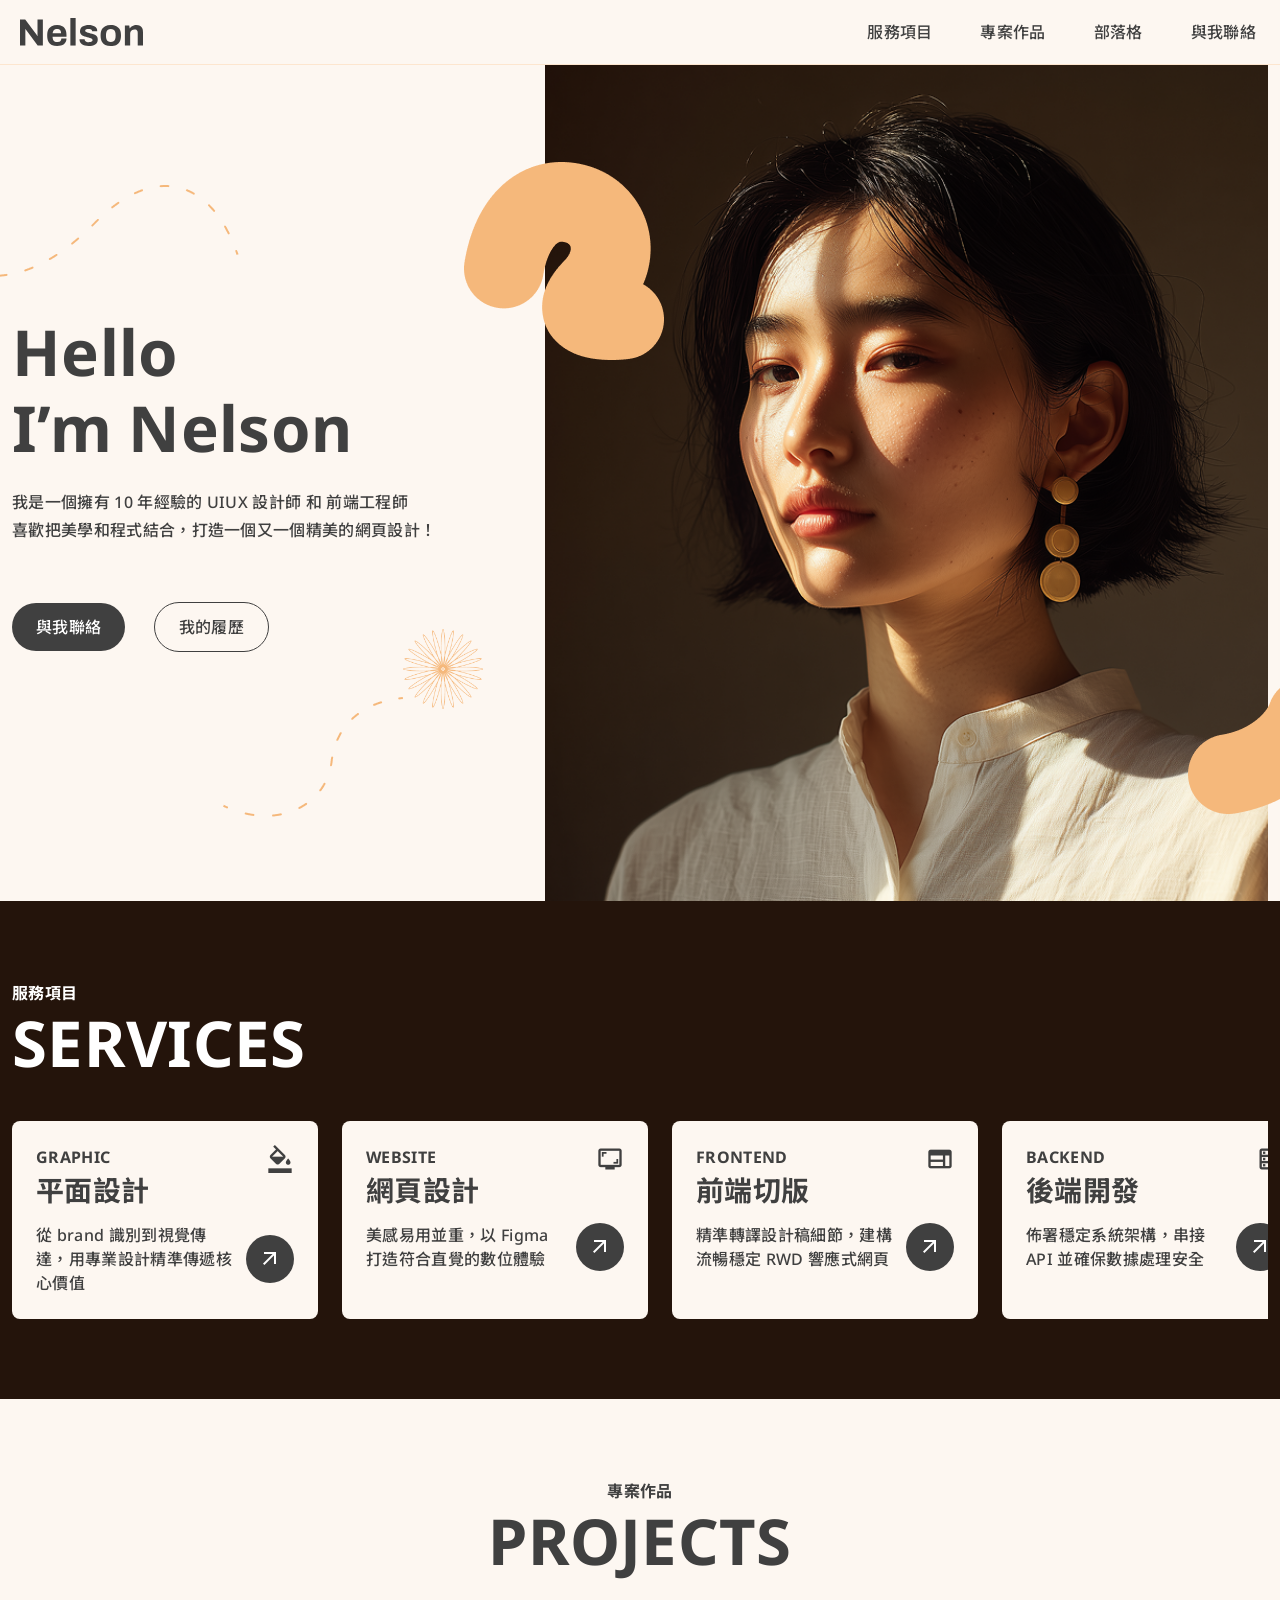
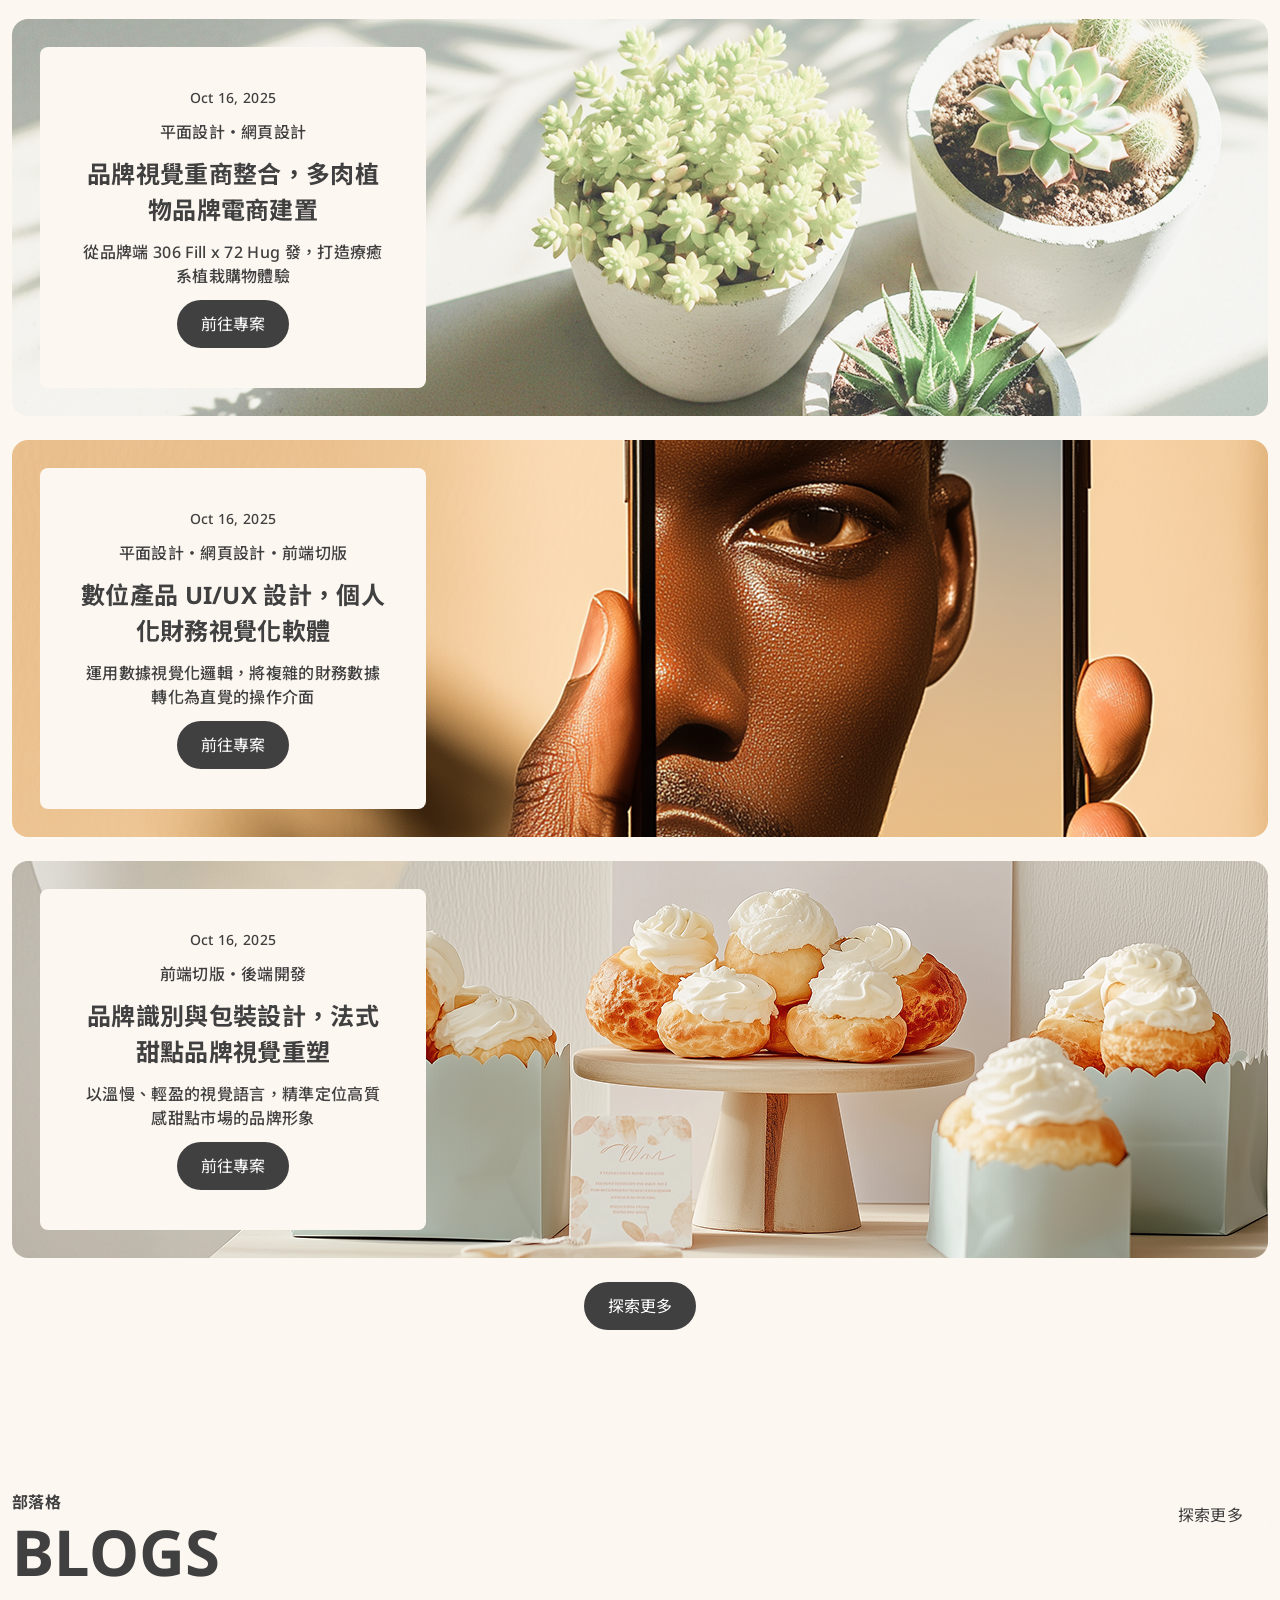
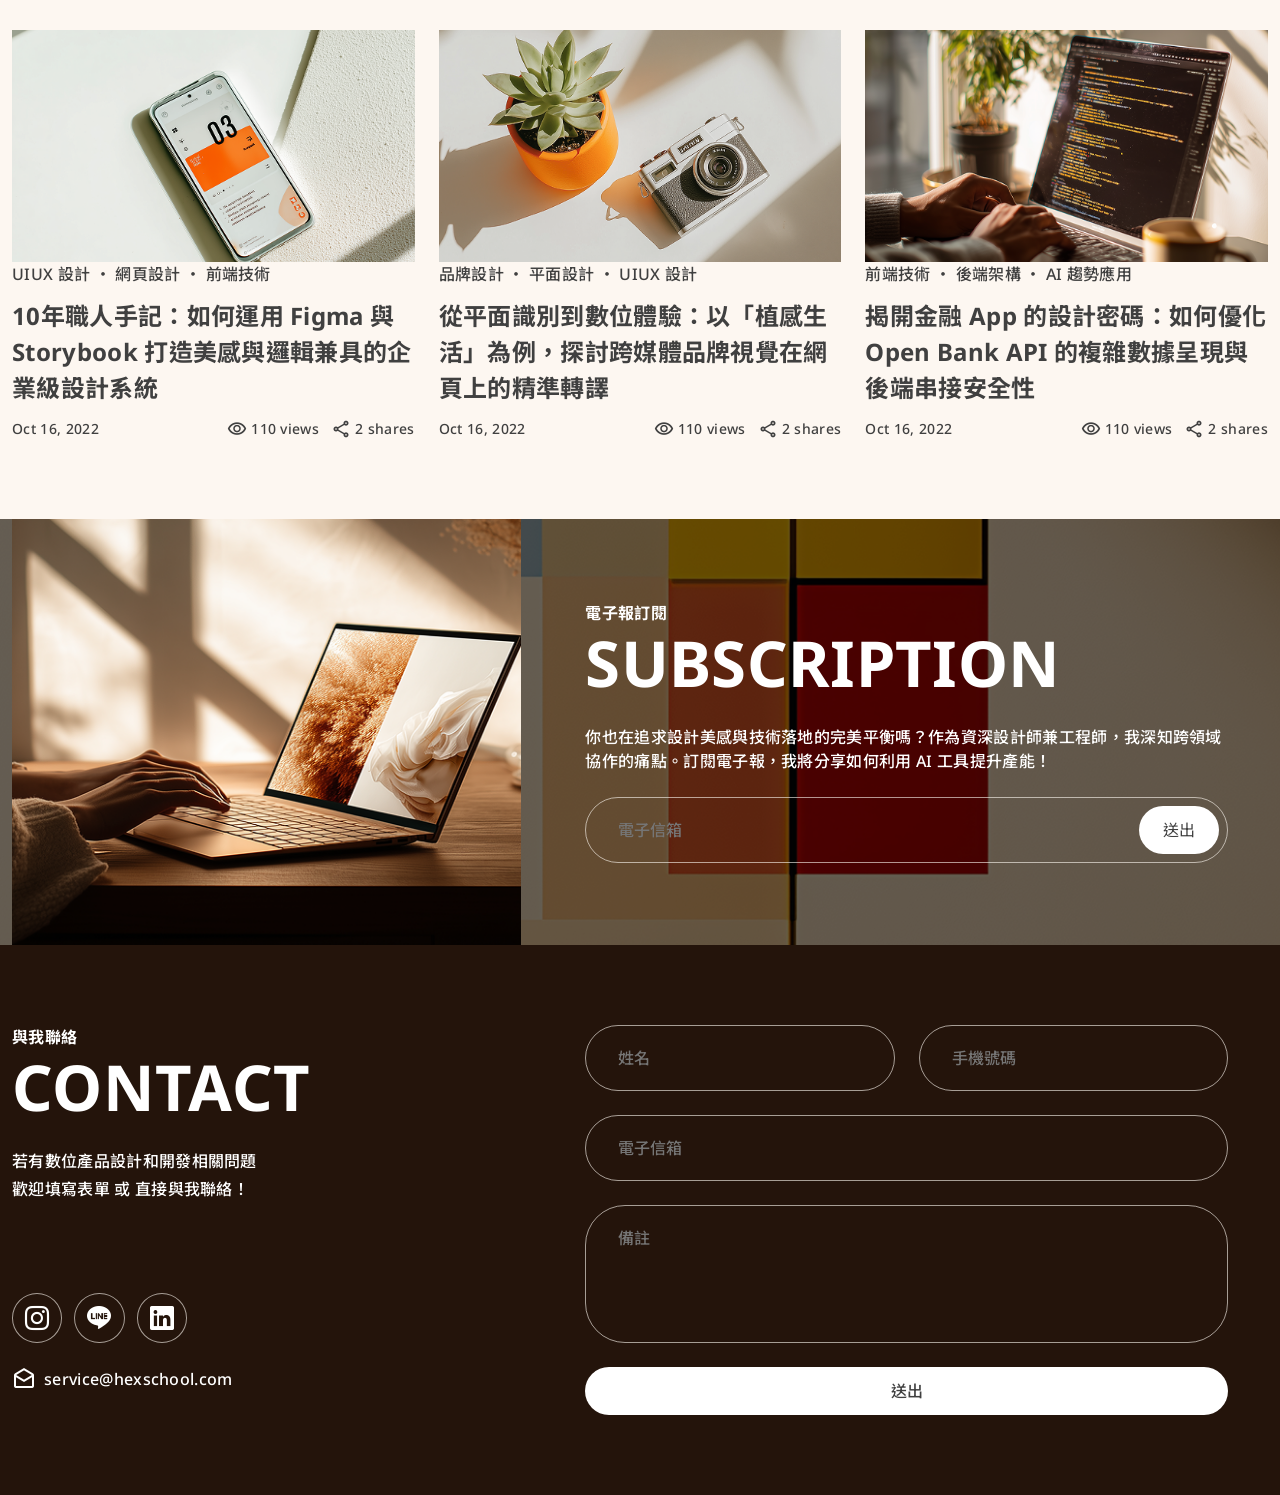
<file: index.html>
<!DOCTYPE html>
<html lang="zh-Hant">
<head>
  <meta charset="UTF-8">
  <meta name="viewport" content="width=device-width, initial-scale=1.0">
  <meta name="description" content="Nelson — UIUX 設計師與前端工程師，提供網頁視覺設計、RWD 切版與內容架構整理服務。">
  <title>Nelson | UIUX Designer & Frontend Developer</title>
  <link rel="preconnect" href="https://fonts.googleapis.com">
  <link rel="preconnect" href="https://fonts.gstatic.com" crossorigin>
  <!-- Material Symbols and Bootstrap Icons -->
  <link rel="stylesheet" href="https://fonts.googleapis.com/css2?family=Material+Symbols+Outlined:opsz,wght,FILL,GRAD@24,400,0,0" />
  <link rel="stylesheet" href="https://cdn.jsdelivr.net/npm/bootstrap-icons@1.13.1/font/bootstrap-icons.min.css" />
  <link rel="stylesheet" href="css/style.css">
</head>
<body>

  <!-- 遮罩元素 -->
  <div class="mask z-index-1"></div>

  <!-- 頁首區塊 -->
  <header class="sticky-top z-index-1">
    <nav class="main-nav">
      <div class="container">
        <div class="col-12">
          <div class="d-flex flex-wrap align-items-center">
            <!-- 網站標誌（logo） -->
            <a class="logo" href="index.html">
              <picture>
                <source srcset="images/device-mobile.svg" media="(max-width: 375px)" />
                <img src="images/device-pc.svg" alt="Nelson logo" />
              </picture>
            </a>

            <!-- 行動版選單按鈕（漢堡按鈕） -->
            <button class="btn-menu ml-auto" type="button" aria-label="切換選單">
              <span class="material-symbols-outlined">dehaze</span>
            </button>

            <!-- 主導覽選單 -->
            <ul class="nav-list label-md label-mobile-sm d-flex gap-24 ml-auto gap-md-12">
              <li><a class="nav-link" href="#service">服務項目</a></li>
              <li><a class="nav-link" href="#project">專案作品</a></li>
              <li><a class="nav-link" href="blog.html">部落格</a></li>
              <li><a class="nav-link" href="#contact">與我聯絡</a></li>
            </ul>
          </div>
        </div>
      </div>
    </nav>
  </header>

  <!-- Hero 區塊 -->
  <section class="hero">
    <div class="container h-full">
      <div class="d-flex flex-md-col align-items-center h-full relative">
        <div class="col-5 order-md-2 col-md-12 text-neutral-700">
          <!-- 主要標題 -->
          <h1 class="heading-xxxl mb-24 mb-md-12">
            Hello<br />
            I’m Nelson
          </h1>

          <!-- 內文 -->
          <p class="paragraph-md paragraph-mobile-sm pb-4">
            我是一個擁有 10 年經驗的 UIUX 設計師 和 前端工程師
          </p>
          <p class="paragraph-md paragraph-mobile-sm mb-60 mb-md-32">
            喜歡把美學和程式結合，打造一個又一個精美的網頁設計！
          </p>

          <!-- 按鈕群組 -->
          <div class="label-md label-mobile-sm pb-md-24">
            <a class="btn bg-neutral-700 text-neutral-0 mr-24 mr-md-12" href="#contact">
              與我聯絡
            </a>
            <a class="btn resume" href="#">我的履歷</a>
          </div>
        </div>
        <div class="col-7 order-md-1 col-md-12 h-full relative ml-auto mb-md-24 min-h-0">
          <img class="object-fit-cover" src="images/index_person.png" alt="形象照" />
          <img class="decorate-1" src="images/index_decora_1.png" alt="" />
          <img class="decorate-2" src="images/index_decora_2.png" alt="" />
        </div>

        <!-- 裝飾圖片 -->

        <!-- 左下方小花 -->
        <img class="decorate-3 w-80 h-80 flower-left-bottom" src="images/index_decora_3.png" alt="" />
        <!-- 左下方小花旁的線條 -->
        <img class="decorate-5" src="images/index_decora_5.png" alt="" />

        <!-- 左上方小花旁的線條 -->
        <img class="decorate-4" src="images/index_decora_4.png" alt="" />

        <!-- 左上方小花 -->
        <img class="decorate-3 flower-left-top" src="images/index_decora_3.png" alt="" />

        <!-- 右上方小花 -->
        <img class="decorate-3 flower-right-center" src="images/index_decora_3.png" alt="" />

        <!-- 手機版使用線條 -->
        <img class="decorate-6" src="images/index_decora_6.png" alt="" />
      </div>
    </div>
  </section>

  <!-- Service 區塊 -->
  <section class="services bg-primary-900 py-80 py-md-40" id="service">
    <div class="container">
      <div class="text-neutral-0 mb-40 mb-md-24">
        <h2>
          <span class="d-block heading-xxxs heading-mobile-xxxxs">服務項目</span>
          <span class="d-block heading-xxxl">SERVICES</span>
        </h2>
      </div>
      <ul class="card-list hide-scrollbar text-neutral-700 d-flex gap-24 overflow-x-auto">
        <li class="col-3 card bg-primary-50 p-24 p-md-12">
          <div class="d-flex mb-12 mb-md-8">
            <div>
              <p class="heading-xxxs heading-mobile-xxxxs">GRAPHIC</p>
              <h3 class="heading-md heading-mobile-sm">平面設計</h3>
            </div>
            <span class="text-28 text-md-24 material-symbols-outlined ml-auto">format_color_fill</span>
          </div>
          <div class="d-flex align-items-center">
            <p class="paragraph-md paragraph-mobile-sm mr-12 mr-md-8">
              從 brand 識別到視覺傳達，用專業設計精準傳遞核心價值
            </p>
            <span class="text-24 text-md-20 material-symbols-outlined ml-auto p-12 bg-neutral-700 text-neutral-0 rounded-circle">arrow_outward</span>
          </div>
        </li>
        <li class="col-3 card bg-primary-50 p-24 p-md-12">
          <div class="d-flex mb-12 mb-md-8">
            <div>
              <p class="heading-xxxs heading-mobile-xxxxs">WEBSITE</p>
              <h3 class="heading-md heading-mobile-sm">網頁設計</h3>
            </div>
            <span class="text-28 text-md-24 material-symbols-outlined ml-auto">screenshot_monitor</span>
          </div>
          <div class="d-flex align-items-center">
            <p class="paragraph-md paragraph-mobile-sm paragraph-mobile-sm mr-12 mr-md-8">
              美感易用並重，以 Figma 打造符合直覺的數位體驗
            </p>
            <span class="text-24 text-md-20 material-symbols-outlined ml-auto p-12 bg-neutral-700 text-neutral-0 rounded-circle">arrow_outward</span>
          </div>
        </li>
        <li class="col-3 card bg-primary-50 p-24 p-md-12">
          <div class="d-flex mb-12 mb-md-8">
            <div>
              <p class="heading-xxxs heading-mobile-xxxxs">FRONTEND</p>
              <h3 class="heading-md heading-mobile-sm">前端切版</h3>
            </div>
            <span class="text-28 text-md-24 material-symbols-outlined ml-auto">web</span>
          </div>
          <div class="d-flex align-items-center">
            <p class="paragraph-md paragraph-mobile-sm mr-12 mr-md-8">
              精準轉譯設計稿細節，建構流暢穩定 RWD 響應式網頁
            </p>
            <span class="text-24 text-md-20 material-symbols-outlined ml-auto p-12 bg-neutral-700 text-neutral-0 rounded-circle">arrow_outward</span>
          </div>
        </li>
        <li class="col-3 card bg-primary-50 p-24 p-md-12">
          <div class="d-flex mb-12 mb-md-8">
            <div>
              <p class="heading-xxxs heading-mobile-xxxxs">BACKEND</p>
              <h3 class="heading-md heading-mobile-sm">後端開發</h3>
            </div>
            <span class="text-28 text-md-24 material-symbols-outlined ml-auto">data_table</span>
          </div>
          <div class="d-flex align-items-center">
            <p class="paragraph-md paragraph-mobile-sm mr-12 mr-md-8">
              佈署穩定系統架構，串接 API 並確保數據處理安全
            </p>
            <span class="text-24 text-md-20 material-symbols-outlined ml-auto p-12 bg-neutral-700 text-neutral-0 rounded-circle">arrow_outward</span>
          </div>
        </li>
      </ul>
    </div>
  </section>

  <!-- Projects 區塊 -->
  <section class="projects bg-primary-50 py-80 py-md-40" id="project">
    <div class="container">
      <!-- 標題 -->
      <div class="text-neutral-700 mb-40 mb-md-24 text-center">
        <h2>
          <span class="d-block heading-xxxs heading-mobile-xxxxs">專案作品</span>
          <span class="d-block heading-xxxl">PROJECTS</span>
        </h2>
      </div>
      <!-- 產品卡片清單 -->
      <ul>
        <li class="project-card bg-cover-center bg-primary-50 text-neutral-700 text-center py-28 pl-28 px-md-16 pb-md-16 mb-24">
          <div class="project-content bg-primary-50 p-40 p-md-24">
            <time class="paragraph-sm paragraph-mobile-xs mb-12 d-block" datetime="2025-10-16">Oct 16, 2025</time>
            <p class="paragraph-md paragraph-mobile-sm mb-12">
              平面設計・網頁設計
            </p>
            <h3 class="heading-sm heading-mobile-xs mb-12">
              品牌視覺重商整合，多肉植物品牌電商建置
            </h3>
            <p class="paragraph-md paragraph-mobile-sm mb-12">
              從品牌端 306 Fill x 72 Hug 發，打造療癒系植栽購物體驗
            </p>
            <button class="btn-reset rounded-full text-neutral-0 lable-md lable-mobile-sm px-24 py-12 bg-neutral-700" type="button">
              前往專案
            </button>
          </div>
        </li>
        <li class="project-card bg-cover-center bg-primary-50 text-neutral-700 text-center py-28 pl-28 px-md-16 pb-md-16 mb-24">
          <div class="project-content bg-primary-50 p-40 p-md-24">
            <time class="paragraph-sm paragraph-mobile-xs mb-12 d-block" datetime="2025-10-16">Oct 16, 2025</time>
            <p class="paragraph-md paragraph-mobile-sm mb-12">
              平面設計・網頁設計・前端切版
            </p>
            <h3 class="heading-sm heading-mobile-xs mb-12">
              數位產品 UI/UX 設計，個人化財務視覺化軟體
            </h3>
            <p class="paragraph-md paragraph-mobile-sm mb-12">
              運用數據視覺化邏輯，將複雜的財務數據轉化為直覺的操作介面
            </p>
            <button class="btn-reset rounded-full text-neutral-0 lable-md lable-mobile-sm px-24 py-12 bg-neutral-700" type="button">
              前往專案
            </button>
          </div>
        </li>
        <li class="project-card bg-cover-center bg-primary-50 text-neutral-700 text-center py-28 pl-28 px-md-16 pb-md-16 mb-24">
          <div class="project-content bg-primary-50 p-40 p-md-24">
            <time class="paragraph-sm paragraph-mobile-xs mb-12 d-block" datetime="2025-10-16">Oct 16, 2025</time>
            <p class="paragraph-md paragraph-mobile-sm mb-12">
              前端切版・後端開發
            </p>
            <h3 class="heading-sm heading-mobile-xs mb-12">
              品牌識別與包裝設計，法式甜點品牌視覺重塑
            </h3>
            <p class="paragraph-md paragraph-mobile-sm mb-12">
              以溫慢、輕盈的視覺語言，精準定位高質感甜點市場的品牌形象
            </p>
            <button class="btn-reset rounded-full text-neutral-0 lable-md lable-mobile-sm px-24 py-12 bg-neutral-700" type="button">
              前往專案
            </button>
          </div>
        </li>
      </ul>
      <!-- 探索更多按鈕 -->
      <button class="btn-reset rounded-full text-neutral-0 lable-md px-24 py-12 bg-neutral-700 d-block m-auto" type="button">
        探索更多
      </button>
    </div>
  </section>

  <!-- Blogs 區塊 -->
  <section class="blogs bg-primary-50 py-80 py-md-40" id="blog">
    <div class="container">
      <!-- 標題 -->
      <div class="text-neutral-700 mb-40 mb-md-24 d-flex align-items-start">
        <h2>
          <span class="d-block heading-xxxs heading-mobile-xxxxs">部落格</span>
          <span class="d-block heading-xxxl">BLOGS</span>
        </h2>
        <a href="blog.html" class="btn-reset btn-outline lable-md rounded-full px-24 py-12 ml-auto d-inline-block">
          探索更多
        </a>
      </div>
      <!-- 部落格文章清單 -->
      <ul class="d-flex gap-24 text-neutral-700 overflow-x-auto hide-scrollbar">
        <li class="col-4 blog-card">
          <div>
            <img src="images/blog_2.png" alt="Figma & Storybook" />
          </div>
          <div>
            <p class="paragraph-md mb-12 mb-md-8 paragraph-mobile-sm">
              <span>UIUX 設計</span>
              <span>・</span>
              <span>網頁設計</span>
              <span>・</span>
              <span>前端技術</span>
            </p>
            <h3 class="heading-sm mb-12 mb-md-8 heading-mobile-xs">
              10年職人手記：如何運用 Figma 與 Storybook 打造美感與邏輯兼具的企業級設計系統
            </h3>
            <div class="paragraph-sm d-flex paragraph-mobile-xs">
              <time datetime="2022-10-16">
                <span class="d-mb-block">Oct 16,</span>
                <span class="d-mb-block">2022</span>
              </time>
              <div class="d-flex ml-auto gap-12">
                <div class="d-flex align-items-center">
                  <span class="material-symbols-outlined mr-4">visibility</span>
                  <span>110 views</span>
                </div>
                <div class="d-flex align-items-center">
                  <span class="material-symbols-outlined mr-4">share</span>
                  <span>2 shares</span>
                </div>
              </div>
            </div>
          </div>
        </li>
        <li class="col-4 blog-card">
          <div>
            <img src="images/blog_3.png" alt="跨媒體品牌視覺" />
          </div>
          <div>
            <p class="paragraph-md mb-12 mb-md-8 paragraph-mobile-sm">
              <span>品牌設計</span>
              <span>・</span>
              <span>平面設計</span>
              <span>・</span>
              <span>UIUX 設計</span>
            </p>
            <h3 class="heading-sm mb-12 mb-md-8 heading-mobile-xs">
              從平面識別到數位體驗：以「植感生活」為例，探討跨媒體品牌視覺在網頁上的精準轉譯
            </h3>
            <div class="paragraph-sm d-flex paragraph-mobile-xs">
              <time datetime="2022-10-16">
                <span class="d-mb-block">Oct 16,</span>
                <span class="d-mb-block">2022</span>
              </time>
              <div class="d-flex ml-auto gap-12">
                <div class="d-flex align-items-center">
                  <span class="material-symbols-outlined mr-4">visibility</span>
                  <span>110 views</span>
                </div>
                <div class="d-flex align-items-center">
                  <span class="material-symbols-outlined mr-4">share</span>
                  <span>2 shares</span>
                </div>
              </div>
            </div>
          </div>
        </li>
        <li class="col-4 blog-card">
          <div>
            <img src="images/blog_5.png" alt="金融 App 的設計密碼" />
          </div>
          <div>
            <p class="paragraph-md mb-12 mb-md-8 paragraph-mobile-sm">
              <span>前端技術</span>
              <span>・</span>
              <span>後端架構</span>
              <span>・</span>
              <span>AI 趨勢應用</span>
            </p>
            <h3 class="heading-sm mb-12 mb-md-8 heading-mobile-xs">
              揭開金融 App 的設計密碼：如何優化 Open Bank API 的複雜數據呈現與後端串接安全性
            </h3>
            <div class="paragraph-sm d-flex paragraph-mobile-xs">
              <time datetime="2022-10-16">
                <span class="d-mb-block">Oct 16,</span>
                <span class="d-mb-block">2022</span>
              </time>
              <div class="d-flex ml-auto gap-12">
                <div class="d-flex align-items-center">
                  <span class="material-symbols-outlined mr-4">visibility</span>
                  <span>110 views</span>
                </div>
                <div class="d-flex align-items-center">
                  <span class="material-symbols-outlined mr-4">share</span>
                  <span>2 shares</span>
                </div>
              </div>
            </div>
          </div>
        </li>
      </ul>
    </div>
  </section>

  <!-- Subscription 區塊 -->
  <section class="subscriptions bg-primary-50">
    <div class="container relative">
      <div class="d-flex gap-24 flex-md-col gap-md-0 mx-md--12">
        <div class="col-5 col-md-12">
          <img class="object-fit-cover" src="images/subscription.png" alt="電子報訂閱" />
        </div>
        <div class="col-7 col-md-12">
          <div class="text-neutral-0 px-40 py-md-40 px-md-12 h-full d-flex flex-col justify-content-center py-80 py-md-40">
            <!-- 標題 -->
            <h2 class="mb-24 mb-md-12">
              <span class="d-block heading-xxxs heading-mobile-xxxxs">電子報訂閱</span>
              <span class="d-block heading-xxxl">SUBSCRIPTION</span>
            </h2>
            <!-- 內文 -->
            <p class="paragraph-md mb-24 paragraph-mobile-sm">
              你也在追求設計美感與技術落地的完美平衡嗎？作為資深設計師兼工程師，我深知跨領域協作的痛點。訂閱電子報，我將分享如何利用 AI 工具提升產能！
            </p>
            <!-- 輸入框 -->
            <form class="d-flex rounded-40 btn-outline p-8" onsubmit="return false;">
              <input class="paragraph-md py-12 pl-24 text-neutral-0 bg-transparent border-0 focus-outline-0 flex-1 paragraph-mobile-sm" type="email" placeholder="電子信箱" required />
              <button type="submit" class="label-md btn-reset py-12 px-24 bg-neutral-0 rounded-full text-neutral-700 label-mobile-sm">
                送出
              </button>
            </form>
          </div>
        </div>
      </div>
    </div>
  </section>

  <!-- 頁尾區域 -->
  <footer class="bg-primary-900 py-80 py-md-40" id="contact">
    <div class="container">
      <div class="d-flex gap-24 text-neutral-0 flex-md-col">
        <div class="col-5 col-md-12">
          <!-- 標題 -->
          <h2 class="mb-24 mb-md-12">
            <span class="d-block heading-xxxs heading-mobile-xxxxs">與我聯絡</span>
            <span class="d-block heading-xxxl">CONTACT</span>
          </h2>

          <!-- 內文 -->
          <p class="paragraph-md paragraph-mobile-sm mb-92 mb-md-24">
            <span class="d-block mb-4 mb-md-0">若有數位產品設計和開發相關問題</span>
            <span class="d-block">歡迎填寫表單 或 直接與我聯絡！</span>
          </p>
          <!-- social icon -->
          <div class="d-flex line-height-1 text-24 mb-24 gap-12 d-md-none">
            <a href="#" aria-label="Instagram" class="bi bi-instagram p-12 btn-outline rounded-circle"></a>
            <a href="#" aria-label="Line" class="bi bi-line p-12 btn-outline rounded-circle"></a>
            <a href="#" aria-label="LinkedIn" class="bi bi-linkedin p-12 btn-outline rounded-circle"></a>
          </div>

          <!-- 信箱資訊 -->
          <div class="d-flex d-md-none gap-8">
            <span class="material-symbols-outlined text-24">drafts</span>
            <p class="paragraph-md">service@hexschool.com</p>
          </div>
        </div>
        <div class="col-7 col-md-12">
          <form class="paragraph-md paragraph-mobile-sm text-neutral-0 d-flex flex-wrap px-40 px-md-12 gap-24 gap-md-12" onsubmit="return false;">
            <input class="py-20 py-md-16 pl-32 pl-md-20 btn-outline rounded-40 rounded-md-32 focus-outline-0 bg-transparent contact-input-half w-md-full" type="text" placeholder="姓名" required />
            <input class="py-20 py-md-16 pl-32 pl-md-20 btn-outline rounded-40 rounded-md-32 focus-outline-0 bg-transparent contact-input-half" type="tel" placeholder="手機號碼" required />
            <input class="py-20 py-md-16 pl-32 pl-md-20 btn-outline rounded-40 rounded-md-32 focus-outline-0 bg-transparent w-full" type="email" placeholder="電子信箱" required />
            <textarea placeholder="備註" rows="4" class="py-20 py-md-16 pl-32 pl-md-20 btn-outline rounded-40 rounded-md-32 focus-outline-0 bg-transparent w-full"></textarea>
            <button type="submit" class="btn-reset bg-neutral-0 text-neutral-700 py-12 w-full rounded-full">
              送出
            </button>
          </form>
        </div>
        <!-- 手機版使用 -->
        <div class="col-md-12 d-none d-md-block">
          <!-- social icon -->
          <div class="d-flex line-height-1 text-24 text-md-20 mb-24 mb-md-12 gap-12">
            <a href="#" aria-label="Instagram" class="bi bi-instagram p-12 btn-outline rounded-circle"></a>
            <a href="#" aria-label="Line" class="bi bi-line p-12 btn-outline rounded-circle"></a>
            <a href="#" aria-label="LinkedIn" class="bi bi-linkedin p-12 btn-outline rounded-circle"></a>
          </div>

          <!-- 信箱資訊 -->
          <div class="d-flex gap-8">
            <span class="material-symbols-outlined text-24 text-md-20">drafts</span>
            <p class="paragraph-md paragraph-mobile-sm">
              service@hexschool.com
            </p>
          </div>
        </div>
      </div>
    </div>
  </footer>

  <!-- JavaScript for Hamburger Menu -->
  <script>
    document.addEventListener('DOMContentLoaded', () => {
      const btnMenu = document.querySelector('.btn-menu');
      const navList = document.querySelector('.nav-list');
      const mask = document.querySelector('.mask');
      const navLinks = document.querySelectorAll('.nav-link');

      function toggleMenu() {
        navList.classList.toggle('active');
        document.body.classList.toggle('menu-open');
      }

      function closeMenu() {
        navList.classList.remove('active');
        document.body.classList.remove('menu-open');
      }

      if (btnMenu) {
        btnMenu.addEventListener('click', toggleMenu);
      }

      if (mask) {
        mask.addEventListener('click', closeMenu);
      }

      navLinks.forEach(link => {
        link.addEventListener('click', closeMenu);
      });
    });
  </script>
</body>
</html>
</file>
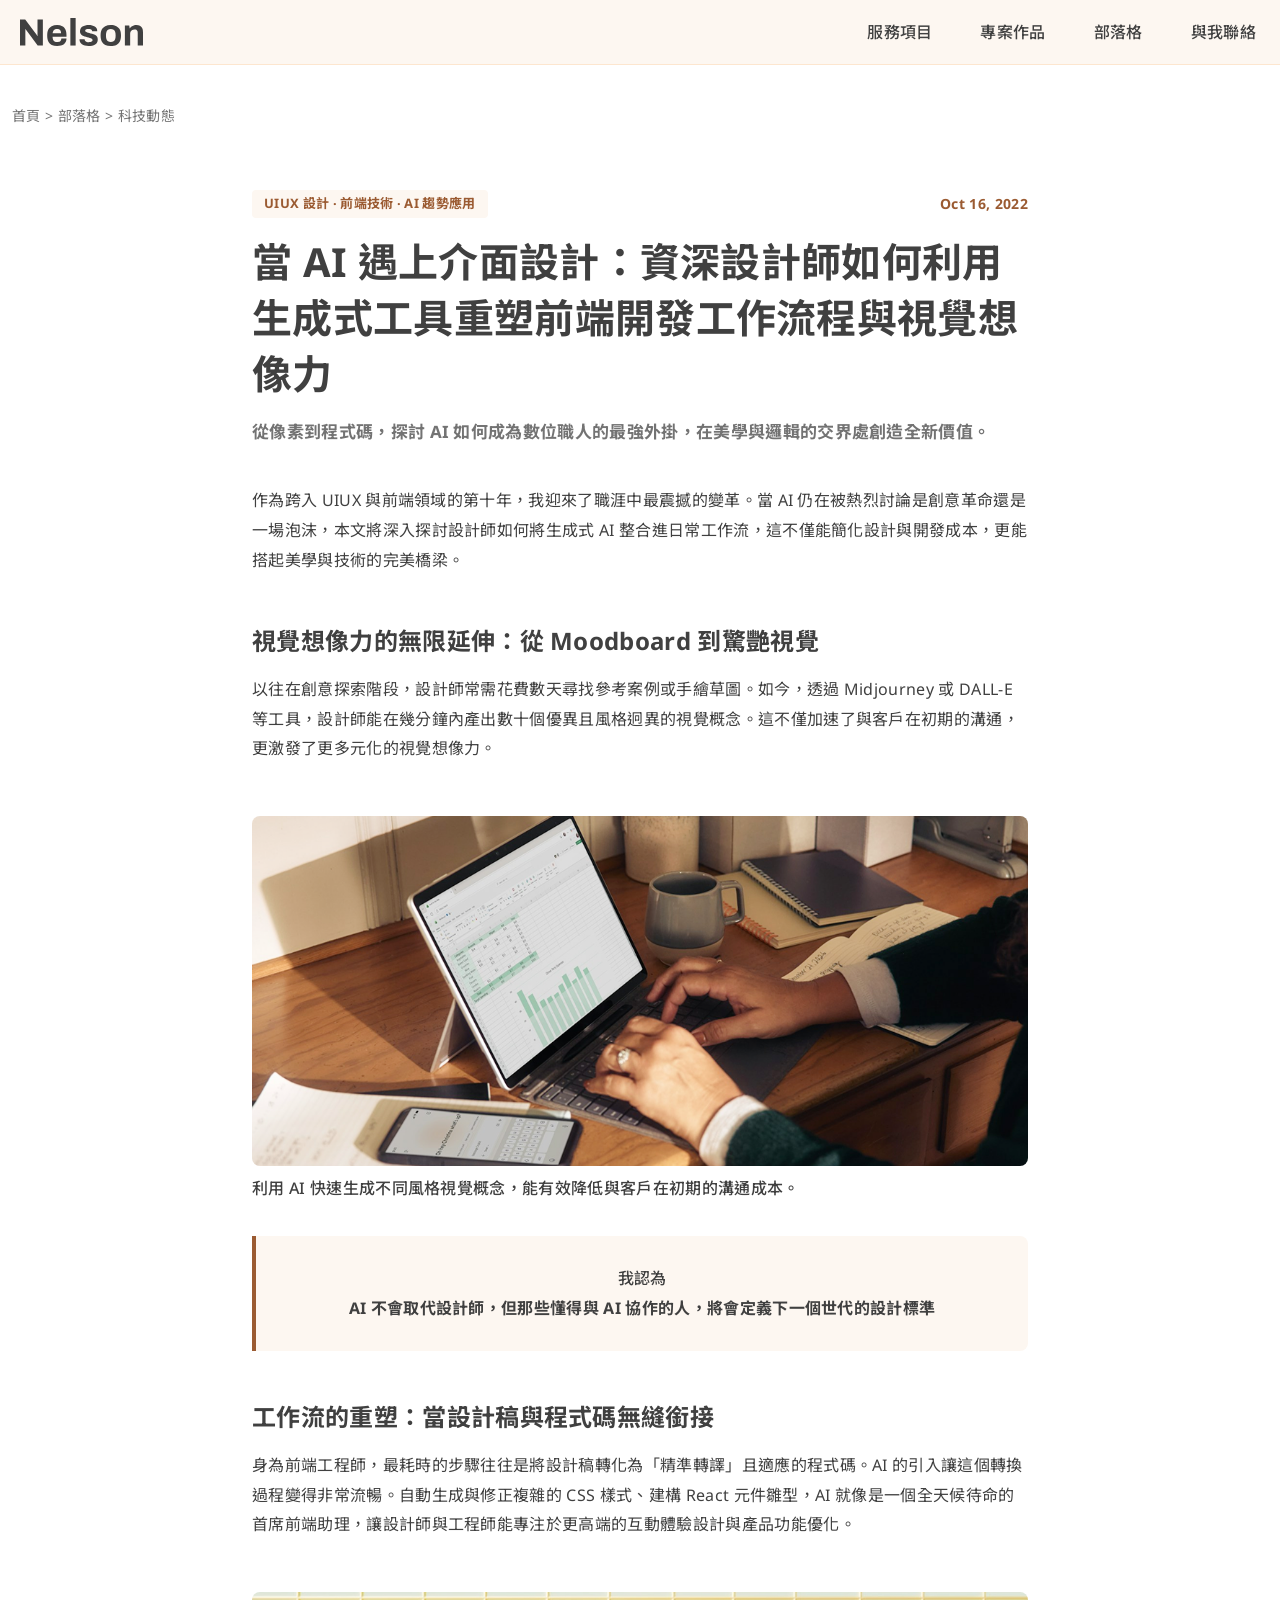
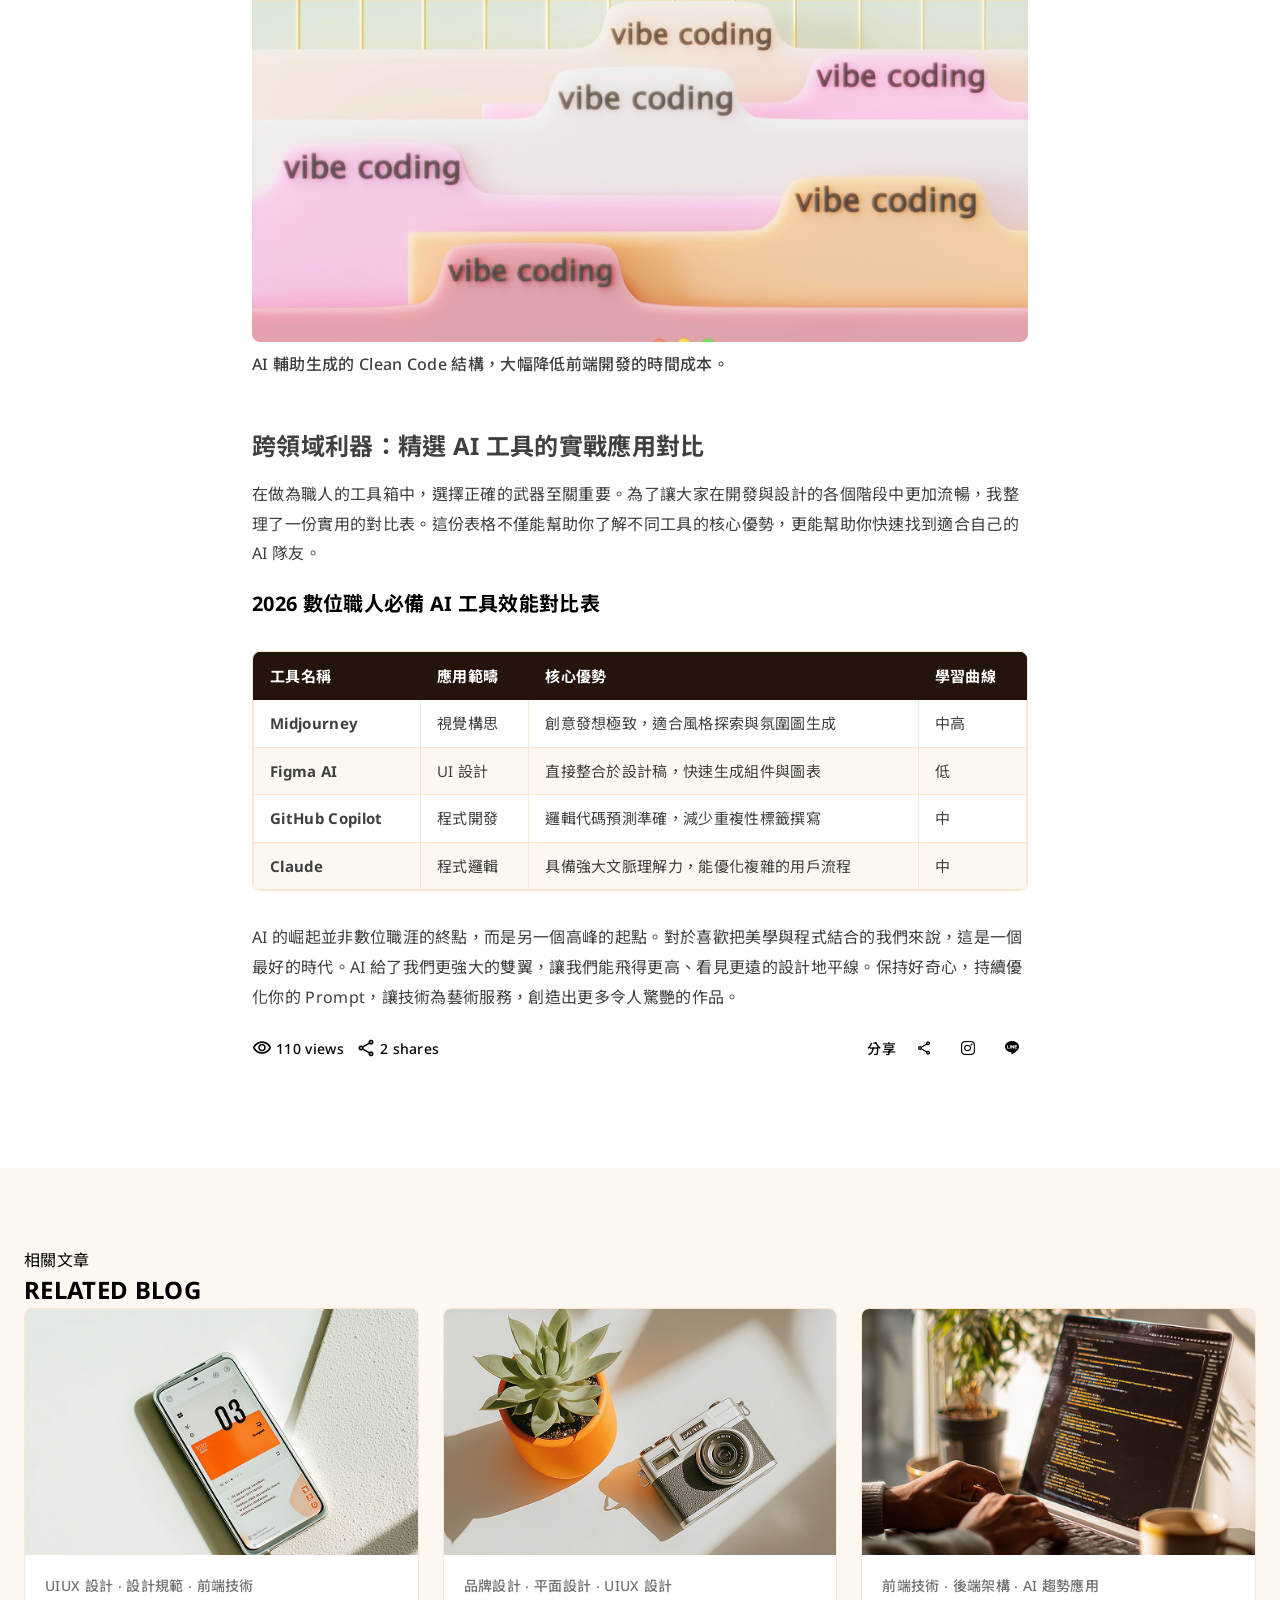
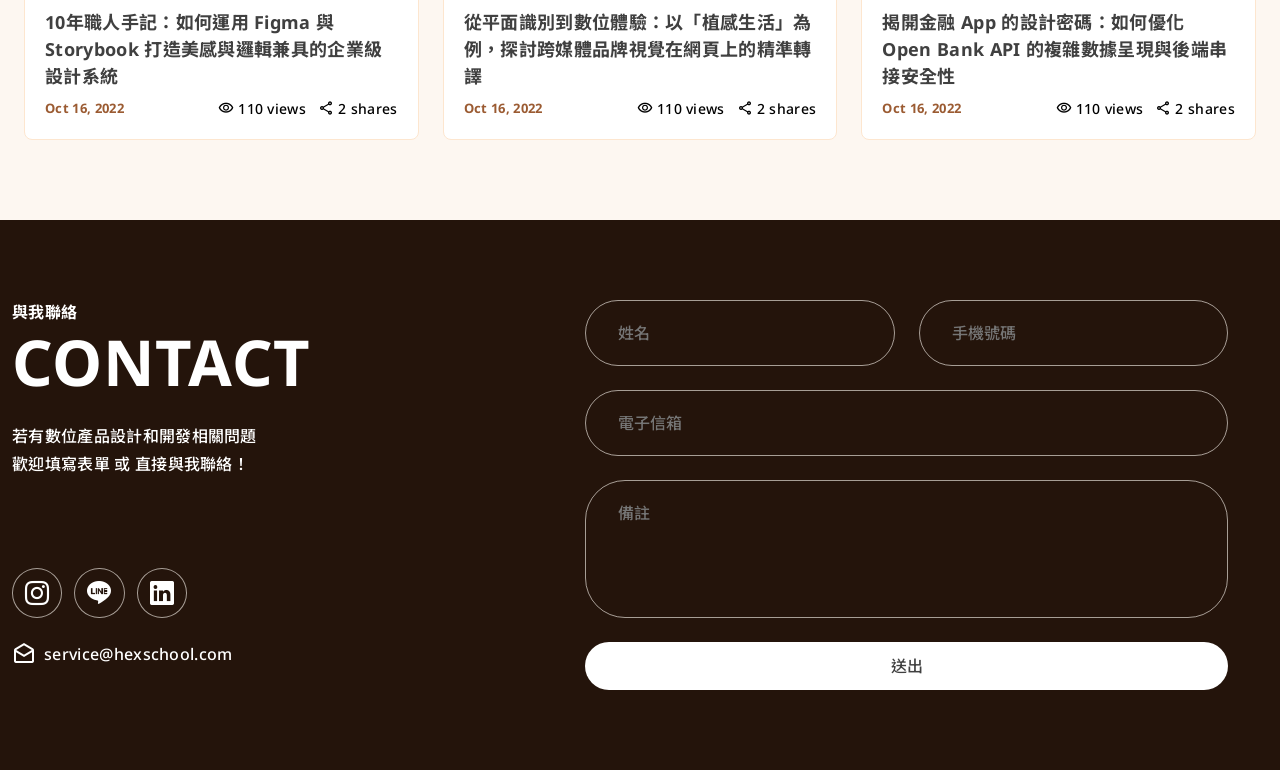
<file: article.html>
<!DOCTYPE html>
<html lang="zh-Hant">
<head>
  <meta charset="UTF-8">
  <meta name="viewport" content="width=device-width, initial-scale=1.0">
  <meta name="description" content="當 AI 遇上介面設計：資深設計師如何利用生成式工具重塑前端開發工作流程與視覺想像力">
  <title>當 AI 遇上介面設計：資深設計師如何利用生成式工具重塑前端開發工作流程與視覺想像力 | Nelson Blog</title>
  <link rel="preconnect" href="https://fonts.googleapis.com">
  <link rel="preconnect" href="https://fonts.gstatic.com" crossorigin>
  <!-- Material Symbols and Bootstrap Icons -->
  <link rel="stylesheet" href="https://fonts.googleapis.com/css2?family=Material+Symbols+Outlined:opsz,wght,FILL,GRAD@24,400,0,0" />
  <link rel="stylesheet" href="https://cdn.jsdelivr.net/npm/bootstrap-icons@1.13.1/font/bootstrap-icons.min.css" />
  <link rel="stylesheet" href="css/style.css">
</head>
<body>

  <!-- 遮罩元素 -->
  <div class="mask z-index-1"></div>

  <!-- 頁首區塊 -->
  <header class="sticky-top z-index-1">
    <nav class="main-nav">
      <div class="container">
        <div class="col-12">
          <div class="d-flex flex-wrap align-items-center">
            <!-- 網站標誌（logo） -->
            <a class="logo" href="index.html">
              <picture>
                <source srcset="images/device-mobile.svg" media="(max-width: 375px)" />
                <img src="images/device-pc.svg" alt="Nelson logo" />
              </picture>
            </a>

            <!-- 行動版選單按鈕（漢堡按鈕） -->
            <button class="btn-menu ml-auto" type="button" aria-label="切換選單">
              <span class="material-symbols-outlined">dehaze</span>
            </button>

            <!-- 主導覽選單 -->
            <ul class="nav-list label-md label-mobile-sm d-flex gap-24 ml-auto gap-md-12">
              <li><a class="nav-link" href="index.html#service">服務項目</a></li>
              <li><a class="nav-link" href="index.html#project">專案作品</a></li>
              <li><a class="nav-link" href="blog.html">部落格</a></li>
              <li><a class="nav-link" href="index.html#contact">與我聯絡</a></li>
            </ul>
          </div>
        </div>
      </div>
    </nav>
  </header>

  <main>
    <!-- ===== BREADCRUMB ===== -->
    <nav class="breadcrumb-nav">
      <div class="container">
        <a href="index.html">首頁</a> &gt; <a href="blog.html">部落格</a> &gt; <span>科技動態</span>
      </div>
    </nav>

    <!-- ===== ARTICLE CONTENT ===== -->
    <article class="article-inner">
      <div class="article-meta d-flex align-items-center justify-content-between mb-16">
        <span class="article-category">UIUX 設計 ‧ 前端技術 ‧ AI 趨勢應用</span>
        <time datetime="2022-10-16">Oct 16, 2022</time>
      </div>
      <h1>當 AI 遇上介面設計：資深設計師如何利用生成式工具重塑前端開發工作流程與視覺想像力</h1>
      <p class="article-subtitle" style="font-weight: 700;">從像素到程式碼，探討 AI 如何成為數位職人的最強外掛，在美學與邏輯的交界處創造全新價值。</p>
      
      <div class="article-body">
        <p>作為跨入 UIUX 與前端領域的第十年，我迎來了職涯中最震撼的變革。當 AI 仍在被熱烈討論是創意革命還是一場泡沫，本文將深入探討設計師如何將生成式 AI 整合進日常工作流，這不僅能簡化設計與開發成本，更能搭起美學與技術的完美橋梁。</p>
        
        <h2>視覺想像力的無限延伸：從 Moodboard 到驚艷視覺</h2>
        <p>以往在創意探索階段，設計師常需花費數天尋找參考案例或手繪草圖。如今，透過 Midjourney 或 DALL-E 等工具，設計師能在幾分鐘內產出數十個優異且風格迥異的視覺概念。這不僅加速了與客戶在初期的溝通，更激發了更多元化的視覺想像力。</p>
        
        <img src="images/blog_content_1.png" alt="工作桌與設計稿">
        <p class="paragraph-xs text-neutral-500 mb-32" style="margin-top: -24px;">利用 AI 快速生成不同風格視覺概念，能有效降低與客戶在初期的溝通成本。</p>
        
        <div class="article-callout text-center">
          <p class="paragraph-xs text-neutral-500 mb-8">我認為</p>
          <p class="heading-xs font-bold text-neutral-700">AI 不會取代設計師，但那些懂得與 AI 協作的人，將會定義下一個世代的設計標準</p>
        </div>
        
        <h2>工作流的重塑：當設計稿與程式碼無縫銜接</h2>
        <p>身為前端工程師，最耗時的步驟往往是將設計稿轉化為「精準轉譯」且適應的程式碼。AI 的引入讓這個轉換過程變得非常流暢。自動生成與修正複雜的 CSS 樣式、建構 React 元件雛型，AI 就像是一個全天候待命的首席前端助理，讓設計師與工程師能專注於更高端的互動體驗設計與產品功能優化。</p>
        
        <img src="images/blog_content_2.png" alt="Vibe Coding 3D text">
        <p class="paragraph-xs text-neutral-500 mb-32" style="margin-top: -24px;">AI 輔助生成的 Clean Code 結構，大幅降低前端開發的時間成本。</p>
        
        <h2>跨領域利器：精選 AI 工具的實戰應用對比</h2>
        <p>在做為職人的工具箱中，選擇正確的武器至關重要。為了讓大家在開發與設計的各個階段中更加流暢，我整理了一份實用的對比表。這份表格不僅能幫助你了解不同工具的核心優勢，更能幫助你快速找到適合自己的 AI 隊友。</p>
        
        <h3 class="heading-xs font-bold mb-16">2026 數位職人必備 AI 工具效能對比表</h3>
        <div class="table-responsive">
          <table class="article-table">
            <thead>
              <tr>
                <th>工具名稱</th>
                <th>應用範疇</th>
                <th>核心優勢</th>
                <th>學習曲線</th>
              </tr>
            </thead>
            <tbody>
              <tr>
                <td><strong>Midjourney</strong></td>
                <td>視覺構思</td>
                <td>創意發想極致，適合風格探索與氛圍圖生成</td>
                <td>中高</td>
              </tr>
              <tr>
                <td><strong>Figma AI</strong></td>
                <td>UI 設計</td>
                <td>直接整合於設計稿，快速生成組件與圖表</td>
                <td>低</td>
              </tr>
              <tr>
                <td><strong>GitHub Copilot</strong></td>
                <td>程式開發</td>
                <td>邏輯代碼預測準確，減少重複性標籤撰寫</td>
                <td>中</td>
              </tr>
              <tr>
                <td><strong>Claude</strong></td>
                <td>程式邏輯</td>
                <td>具備強大文脈理解力，能優化複雜的用戶流程</td>
                <td>中</td>
              </tr>
            </tbody>
          </table>
        </div>
        
        <p>AI 的崛起並非數位職涯的終點，而是另一個高峰的起點。對於喜歡把美學與程式結合的我們來說，這是一個最好的時代。AI 給了我們更強大的雙翼，讓我們能飛得更高、看見更遠的設計地平線。保持好奇心，持續優化你的 Prompt，讓技術為藝術服務，創造出更多令人驚艷的作品。</p>
      </div>

      <!-- ===== ARTICLE FOOTER ===== -->
      <div class="article-footer d-flex align-items-center justify-content-between py-24 mb-40 text-neutral-500 paragraph-sm">
        <div class="d-flex gap-12">
          <div class="d-flex align-items-center">
            <span class="material-symbols-outlined mr-4">visibility</span>
            <span>110 views</span>
          </div>
          <div class="d-flex align-items-center">
            <span class="material-symbols-outlined mr-4">share</span>
            <span>2 shares</span>
          </div>
        </div>
        <div class="d-flex align-items-center gap-12">
          <span>分享</span>
          <a href="#" aria-label="Share via Link" class="d-flex align-items-center justify-content-center border rounded-circle w-32 h-32 text-neutral-500 hover-accent"><span class="material-symbols-outlined text-16">share</span></a>
          <a href="#" aria-label="Share via Instagram" class="d-flex align-items-center justify-content-center border rounded-circle w-32 h-32 text-neutral-500 hover-accent"><i class="bi bi-instagram"></i></a>
          <a href="#" aria-label="Share via Line" class="d-flex align-items-center justify-content-center border rounded-circle w-32 h-32 text-neutral-500 hover-accent"><i class="bi bi-line"></i></a>
        </div>
      </div>
    </article>

    <!-- ===== RELATED BLOG ===== -->
    <section class="related-blog">
      <div class="container">
        <div class="section-heading">
          <p class="eyebrow">相關文章</p>
          <h2>RELATED BLOG</h2>
        </div>
        <div class="blog-grid">
          <article class="blog-card">
            <a href="article.html">
              <img src="images/blog_2.png" alt="Figma & Storybook">
            </a>
            <div class="blog-body">
              <p class="paragraph-md mb-12 mb-md-8 paragraph-mobile-sm text-neutral-500">
                <span>UIUX 設計</span>
                <span>‧</span>
                <span>設計規範</span>
                <span>‧</span>
                <span>前端技術</span>
              </p>
              <h3 class="heading-sm mb-12 mb-md-8 heading-mobile-xs">
                <a href="article.html">10年職人手記：如何運用 Figma 與 Storybook 打造美感與邏輯兼具的企業級設計系統</a>
              </h3>
              <div class="paragraph-sm d-flex paragraph-mobile-xs text-neutral-500 align-items-center">
                <time datetime="2022-10-16" class="text-accent font-bold" style="display: inline-block; margin-bottom: 0;">
                  Oct 16, 2022
                </time>
                <div class="d-flex ml-auto gap-12">
                  <div class="d-flex align-items-center">
                    <span class="material-symbols-outlined mr-4 text-16">visibility</span>
                    <span>110 views</span>
                  </div>
                  <div class="d-flex align-items-center">
                    <span class="material-symbols-outlined mr-4 text-16">share</span>
                    <span>2 shares</span>
                  </div>
                </div>
              </div>
            </div>
          </article>
          <article class="blog-card">
            <a href="article.html">
              <img src="images/blog_3.png" alt="跨媒體品牌視覺">
            </a>
            <div class="blog-body">
              <p class="paragraph-md mb-12 mb-md-8 paragraph-mobile-sm text-neutral-500">
                <span>品牌設計</span>
                <span>‧</span>
                <span>平面設計</span>
                <span>‧</span>
                <span>UIUX 設計</span>
              </p>
              <h3 class="heading-sm mb-12 mb-md-8 heading-mobile-xs">
                <a href="article.html">從平面識別到數位體驗：以「植感生活」為例，探討跨媒體品牌視覺在網頁上的精準轉譯</a>
              </h3>
              <div class="paragraph-sm d-flex paragraph-mobile-xs text-neutral-500 align-items-center">
                <time datetime="2022-10-16" class="text-accent font-bold" style="display: inline-block; margin-bottom: 0;">
                  Oct 16, 2022
                </time>
                <div class="d-flex ml-auto gap-12">
                  <div class="d-flex align-items-center">
                    <span class="material-symbols-outlined mr-4 text-16">visibility</span>
                    <span>110 views</span>
                  </div>
                  <div class="d-flex align-items-center">
                    <span class="material-symbols-outlined mr-4 text-16">share</span>
                    <span>2 shares</span>
                  </div>
                </div>
              </div>
            </div>
          </article>
          <article class="blog-card">
            <a href="article.html">
              <img src="images/blog_5.png" alt="金融 App 的設計密碼">
            </a>
            <div class="blog-body">
              <p class="paragraph-md mb-12 mb-md-8 paragraph-mobile-sm text-neutral-500">
                <span>前端技術</span>
                <span>‧</span>
                <span>後端架構</span>
                <span>‧</span>
                <span>AI 趨勢應用</span>
              </p>
              <h3 class="heading-sm mb-12 mb-md-8 heading-mobile-xs">
                <a href="article.html">揭開金融 App 的設計密碼：如何優化 Open Bank API 的複雜數據呈現與後端串接安全性</a>
              </h3>
              <div class="paragraph-sm d-flex paragraph-mobile-xs text-neutral-500 align-items-center">
                <time datetime="2022-10-16" class="text-accent font-bold" style="display: inline-block; margin-bottom: 0;">
                  Oct 16, 2022
                </time>
                <div class="d-flex ml-auto gap-12">
                  <div class="d-flex align-items-center">
                    <span class="material-symbols-outlined mr-4 text-16">visibility</span>
                    <span>110 views</span>
                  </div>
                  <div class="d-flex align-items-center">
                    <span class="material-symbols-outlined mr-4 text-16">share</span>
                    <span>2 shares</span>
                  </div>
                </div>
              </div>
            </div>
          </article>
        </div>
      </div>
    </section>
  </main>

  <!-- 頁尾區域 -->
  <footer class="bg-primary-900 py-80 py-md-40" id="contact">
    <div class="container">
      <div class="d-flex gap-24 text-neutral-0 flex-md-col">
        <div class="col-5 col-md-12">
          <!-- 標題 -->
          <h2 class="mb-24 mb-md-12">
            <span class="d-block heading-xxxs heading-mobile-xxxxs">與我聯絡</span>
            <span class="d-block heading-xxxl">CONTACT</span>
          </h2>

          <!-- 內文 -->
          <p class="paragraph-md paragraph-mobile-sm mb-92 mb-md-24">
            <span class="d-block mb-4 mb-md-0">若有數位產品設計和開發相關問題</span>
            <span class="d-block">歡迎填寫表單 或 直接與我聯絡！</span>
          </p>
          <!-- social icon -->
          <div class="d-flex line-height-1 text-24 mb-24 gap-12 d-md-none">
            <a href="#" aria-label="Instagram" class="bi bi-instagram p-12 btn-outline rounded-circle"></a>
            <a href="#" aria-label="Line" class="bi bi-line p-12 btn-outline rounded-circle"></a>
            <a href="#" aria-label="LinkedIn" class="bi bi-linkedin p-12 btn-outline rounded-circle"></a>
          </div>

          <!-- 信箱資訊 -->
          <div class="d-flex d-md-none gap-8">
            <span class="material-symbols-outlined text-24">drafts</span>
            <p class="paragraph-md">service@hexschool.com</p>
          </div>
        </div>
        <div class="col-7 col-md-12">
          <form class="paragraph-md paragraph-mobile-sm text-neutral-0 d-flex flex-wrap px-40 px-md-12 gap-24 gap-md-12" onsubmit="return false;">
            <input class="py-20 py-md-16 pl-32 pl-md-20 btn-outline rounded-40 rounded-md-32 focus-outline-0 bg-transparent contact-input-half w-md-full" type="text" placeholder="姓名" required />
            <input class="py-20 py-md-16 pl-32 pl-md-20 btn-outline rounded-40 rounded-md-32 focus-outline-0 bg-transparent contact-input-half" type="tel" placeholder="手機號碼" required />
            <input class="py-20 py-md-16 pl-32 pl-md-20 btn-outline rounded-40 rounded-md-32 focus-outline-0 bg-transparent w-full" type="email" placeholder="電子信箱" required />
            <textarea placeholder="備註" rows="4" class="py-20 py-md-16 pl-32 pl-md-20 btn-outline rounded-40 rounded-md-32 focus-outline-0 bg-transparent w-full"></textarea>
            <button type="submit" class="btn-reset bg-neutral-0 text-neutral-700 py-12 w-full rounded-full">
              送出
            </button>
          </form>
        </div>
        <!-- 手機版使用 -->
        <div class="col-md-12 d-none d-md-block">
          <!-- social icon -->
          <div class="d-flex line-height-1 text-24 text-md-20 mb-24 mb-md-12 gap-12">
            <a href="#" aria-label="Instagram" class="bi bi-instagram p-12 btn-outline rounded-circle"></a>
            <a href="#" aria-label="Line" class="bi bi-line p-12 btn-outline rounded-circle"></a>
            <a href="#" aria-label="LinkedIn" class="bi bi-linkedin p-12 btn-outline rounded-circle"></a>
          </div>

          <!-- 信箱資訊 -->
          <div class="d-flex gap-8">
            <span class="material-symbols-outlined text-24 text-md-20">drafts</span>
            <p class="paragraph-md paragraph-mobile-sm">
              service@hexschool.com
            </p>
          </div>
        </div>
      </div>
    </div>
  </footer>

  <!-- JavaScript for Hamburger Menu -->
  <script>
    document.addEventListener('DOMContentLoaded', () => {
      const btnMenu = document.querySelector('.btn-menu');
      const navList = document.querySelector('.nav-list');
      const mask = document.querySelector('.mask');
      const navLinks = document.querySelectorAll('.nav-link');

      function toggleMenu() {
        navList.classList.toggle('active');
        document.body.classList.toggle('menu-open');
      }

      function closeMenu() {
        navList.classList.remove('active');
        document.body.classList.remove('menu-open');
      }

      if (btnMenu) {
        btnMenu.addEventListener('click', toggleMenu);
      }

      if (mask) {
        mask.addEventListener('click', closeMenu);
      }

      navLinks.forEach(link => {
        link.addEventListener('click', closeMenu);
      });
    });
  </script>
</body>
</html>
</file>
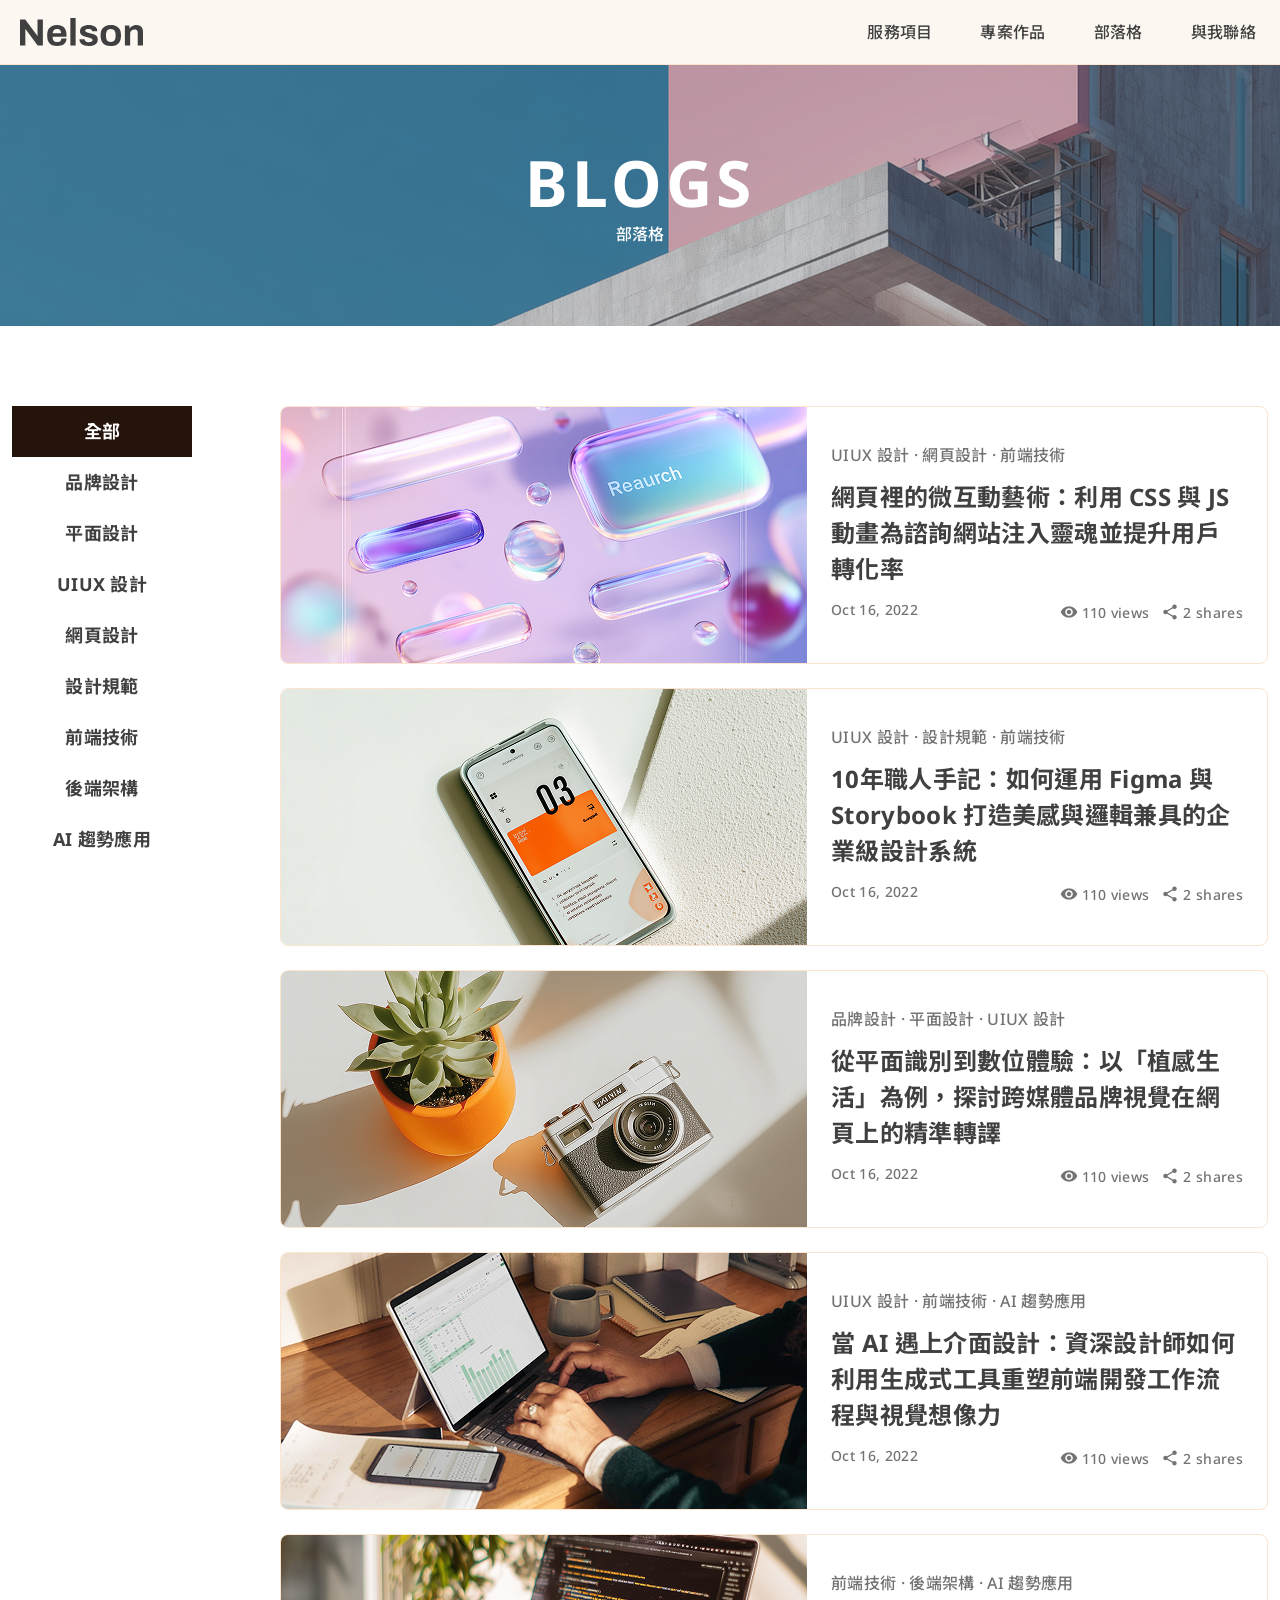
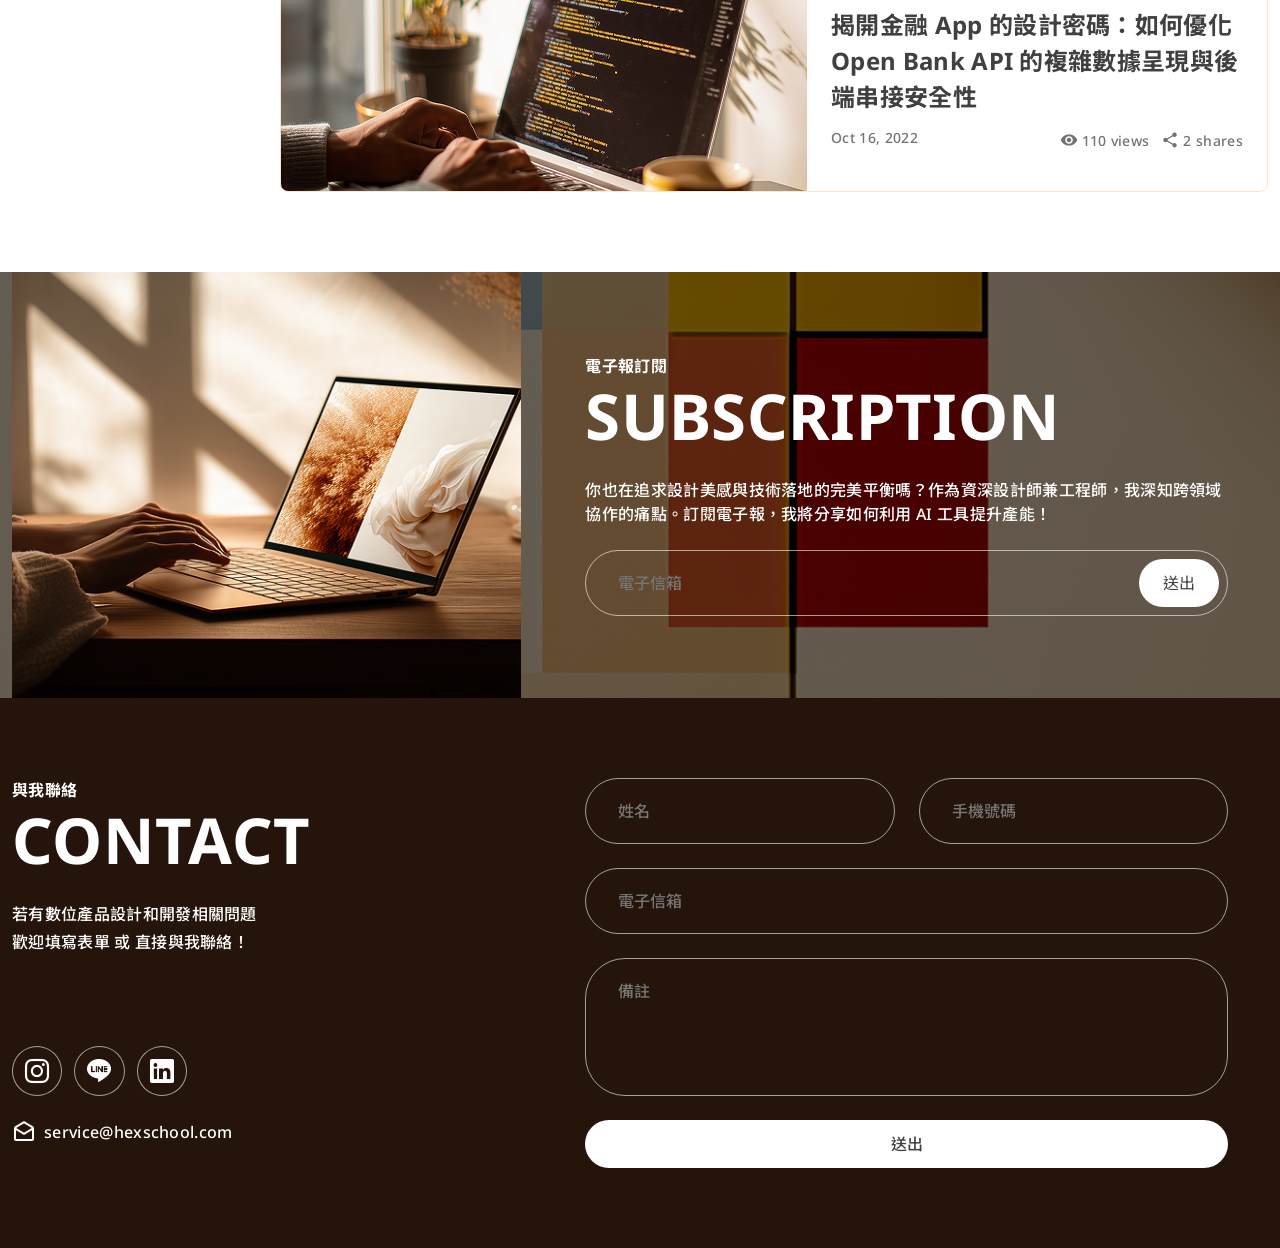
<file: blog.html>
<!DOCTYPE html>
<html lang="zh-Hant">
<head>
  <meta charset="UTF-8">
  <meta name="viewport" content="width=device-width, initial-scale=1.0">
  <meta name="description" content="Nelson 的設計觀點 — UI/UX、前端開發、設計趨勢與職涯分享文章。">
  <title>設計觀點 | Nelson Blog</title>
  <link rel="preconnect" href="https://fonts.googleapis.com">
  <link rel="preconnect" href="https://fonts.gstatic.com" crossorigin>
  <!-- Material Symbols and Bootstrap Icons -->
  <link rel="stylesheet" href="https://fonts.googleapis.com/css2?family=Material+Symbols+Outlined:opsz,wght,FILL,GRAD@24,400,0,0" />
  <link href="https://fonts.googleapis.com/icon?family=Material+Icons" rel="stylesheet">
  <link rel="stylesheet" href="https://cdn.jsdelivr.net/npm/bootstrap-icons@1.13.1/font/bootstrap-icons.min.css" />
  <link rel="stylesheet" href="css/style.css">
</head>
<body>

  <!-- 遮罩元素 -->
  <div class="mask z-index-1"></div>

  <!-- 頁首區塊 -->
  <header class="sticky-top z-index-1">
    <nav class="main-nav">
      <div class="container">
        <div class="col-12">
          <div class="d-flex flex-wrap align-items-center">
            <!-- 網站標誌（logo） -->
            <a class="logo" href="index.html">
              <picture>
                <source srcset="images/device-mobile.svg" media="(max-width: 375px)" />
                <img src="images/device-pc.svg" alt="Nelson logo" />
              </picture>
            </a>

            <!-- 行動版選單按鈕（漢堡按鈕） -->
            <button class="btn-menu ml-auto" type="button" aria-label="切換選單">
              <span class="material-symbols-outlined">dehaze</span>
            </button>

            <!-- 主導覽選單 -->
            <ul class="nav-list label-md label-mobile-sm d-flex gap-24 ml-auto gap-md-12">
              <li><a class="nav-link" href="index.html#service">服務項目</a></li>
              <li><a class="nav-link" href="index.html#project">專案作品</a></li>
              <li><a class="nav-link" href="blog.html">部落格</a></li>
              <li><a class="nav-link" href="index.html#contact">與我聯絡</a></li>
            </ul>
          </div>
        </div>
      </div>
    </nav>
  </header>

  <main>
    <!-- ===== PAGE BANNER ===== -->
    <section class="page-banner">
      <div class="container">
        <h1 class="heading-xxxl mb-12">BLOGS</h1>
        <p class="paragraph-md text-neutral-0">部落格</p>
      </div>
    </section>

    <!-- ===== BLOG LIST ===== -->
    <section class="blog-section">
      <div class="container blog-page-layout">
        <!-- Sidebar -->
        <div class="list">
          <ul class="menu">
            <li><a class="highlight" href="#">全部</a></li>
            <li><a href="#">品牌設計</a></li>
            <li><a href="#">平面設計</a></li>
            <li><a href="#">UIUX 設計</a></li>
            <li><a href="#">網頁設計</a></li>
            <li><a href="#">設計規範</a></li>
            <li><a href="#">前端技術</a></li>
            <li><a href="#">後端架構</a></li>
            <li><a href="#">AI 趨勢應用</a></li>
          </ul>
        </div>

        <!-- Article List -->
        <div class="blog">
          <article class="container-item">
            <a href="article.html" class="d-block" style="line-height: 0;">
              <img src="images/blog_1.png" alt="網頁裡的微互動藝術">
            </a>
            <div class="content">
              <div class="lable">
                <span>UIUX 設計 · 網頁設計 · 前端技術</span>
              </div>
              <h2><a href="article.html">網頁裡的微互動藝術：利用 CSS 與 JS 動畫為諮詢網站注入靈魂並提升用戶轉化率</a></h2>
              <div class="button">
                <span>Oct 16, 2022</span>
                <div class="tail">
                  <div class="view">
                    <span class="material-icons">visibility</span>
                    <span>110 views</span>
                  </div>
                  <div class="share">
                    <span class="material-icons">share</span>
                    <span>2 shares</span>
                  </div>
                </div>
              </div>
            </div>
          </article>

          <article class="container-item">
            <a href="article.html" class="d-block" style="line-height: 0;">
              <img src="images/blog_2.png" alt="10年職人手記">
            </a>
            <div class="content">
              <div class="lable">
                <span>UIUX 設計 · 設計規範 · 前端技術</span>
              </div>
              <h2><a href="article.html">10年職人手記：如何運用 Figma 與 Storybook 打造美感與邏輯兼具的企業級設計系統</a></h2>
              <div class="button">
                <span>Oct 16, 2022</span>
                <div class="tail">
                  <div class="view">
                    <span class="material-icons">visibility</span>
                    <span>110 views</span>
                  </div>
                  <div class="share">
                    <span class="material-icons">share</span>
                    <span>2 shares</span>
                  </div>
                </div>
              </div>
            </div>
          </article>

          <article class="container-item">
            <a href="article.html" class="d-block" style="line-height: 0;">
              <img src="images/blog_3.png" alt="從平面識別到數位體驗">
            </a>
            <div class="content">
              <div class="lable">
                <span>品牌設計 · 平面設計 · UIUX 設計</span>
              </div>
              <h2><a href="article.html">從平面識別到數位體驗：以「植感生活」為例，探討跨媒體品牌視覺在網頁上的精準轉譯</a></h2>
              <div class="button">
                <span>Oct 16, 2022</span>
                <div class="tail">
                  <div class="view">
                    <span class="material-icons">visibility</span>
                    <span>110 views</span>
                  </div>
                  <div class="share">
                    <span class="material-icons">share</span>
                    <span>2 shares</span>
                  </div>
                </div>
              </div>
            </div>
          </article>

          <article class="container-item">
            <a href="article.html" class="d-block" style="line-height: 0;">
              <img src="images/blog_4.png" alt="當 AI 遇上介面設計">
            </a>
            <div class="content">
              <div class="lable">
                <span>UIUX 設計 · 前端技術 · AI 趨勢應用</span>
              </div>
              <h2><a href="article.html">當 AI 遇上介面設計：資深設計師如何利用生成式工具重塑前端開發工作流程與視覺想像力</a></h2>
              <div class="button">
                <span>Oct 16, 2022</span>
                <div class="tail">
                  <div class="view">
                    <span class="material-icons">visibility</span>
                    <span>110 views</span>
                  </div>
                  <div class="share">
                    <span class="material-icons">share</span>
                    <span>2 shares</span>
                  </div>
                </div>
              </div>
            </div>
          </article>

          <article class="container-item">
            <a href="article.html" class="d-block" style="line-height: 0;">
              <img src="images/blog_5.png" alt="揭開金融 App 的設計密碼">
            </a>
            <div class="content">
              <div class="lable">
                <span>前端技術 · 後端架構 · AI 趨勢應用</span>
              </div>
              <h2><a href="article.html">揭開金融 App 的設計密碼：如何優化 Open Bank API 的複雜數據呈現與後端串接安全性</a></h2>
              <div class="button">
                <span>Oct 16, 2022</span>
                <div class="tail">
                  <div class="view">
                    <span class="material-icons">visibility</span>
                    <span>110 views</span>
                  </div>
                  <div class="share">
                    <span class="material-icons">share</span>
                    <span>2 shares</span>
                  </div>
                </div>
              </div>
            </div>
          </article>
        </div>
      </div>
    </section>

    <!-- ===== SUBSCRIPTION ===== -->
    <section class="subscriptions bg-primary-50">
      <div class="container relative">
        <div class="d-flex gap-24 flex-md-col gap-md-0 mx-md--12">
          <div class="col-5 col-md-12">
            <img class="object-fit-cover" src="images/subscription.png" alt="電子報訂閱" />
          </div>
          <div class="col-7 col-md-12">
            <div class="text-neutral-0 px-40 py-md-40 px-md-12 h-full d-flex flex-col justify-content-center py-80 py-md-40">
              <!-- 標題 -->
              <h2 class="mb-24 mb-md-12">
                <span class="d-block heading-xxxs heading-mobile-xxxxs">電子報訂閱</span>
                <span class="d-block heading-xxxl">SUBSCRIPTION</span>
              </h2>
              <!-- 內文 -->
              <p class="paragraph-md mb-24 paragraph-mobile-sm">
                你也在追求設計美感與技術落地的完美平衡嗎？作為資深設計師兼工程師，我深知跨領域協作的痛點。訂閱電子報，我將分享如何利用 AI 工具提升產能！
              </p>
              <!-- 輸入框 -->
              <form class="d-flex rounded-40 btn-outline p-8" onsubmit="return false;">
                <input class="paragraph-md py-12 pl-24 text-neutral-0 bg-transparent border-0 focus-outline-0 flex-1 paragraph-mobile-sm" type="email" placeholder="電子信箱" required />
                <button type="submit" class="label-md btn-reset py-12 px-24 bg-neutral-0 rounded-full text-neutral-700 label-mobile-sm">
                  送出
                </button>
              </form>
            </div>
          </div>
        </div>
      </div>
    </section>
  </main>

  <!-- 頁尾區域 -->
  <footer class="bg-primary-900 py-80 py-md-40" id="contact">
    <div class="container">
      <div class="d-flex gap-24 text-neutral-0 flex-md-col">
        <div class="col-5 col-md-12">
          <!-- 標題 -->
          <h2 class="mb-24 mb-md-12">
            <span class="d-block heading-xxxs heading-mobile-xxxxs">與我聯絡</span>
            <span class="d-block heading-xxxl">CONTACT</span>
          </h2>

          <!-- 內文 -->
          <p class="paragraph-md paragraph-mobile-sm mb-92 mb-md-24">
            <span class="d-block mb-4 mb-md-0">若有數位產品設計和開發相關問題</span>
            <span class="d-block">歡迎填寫表單 或 直接與我聯絡！</span>
          </p>
          <!-- social icon -->
          <div class="d-flex line-height-1 text-24 mb-24 gap-12 d-md-none">
            <a href="#" aria-label="Instagram" class="bi bi-instagram p-12 btn-outline rounded-circle"></a>
            <a href="#" aria-label="Line" class="bi bi-line p-12 btn-outline rounded-circle"></a>
            <a href="#" aria-label="LinkedIn" class="bi bi-linkedin p-12 btn-outline rounded-circle"></a>
          </div>

          <!-- 信箱資訊 -->
          <div class="d-flex d-md-none gap-8">
            <span class="material-symbols-outlined text-24">drafts</span>
            <p class="paragraph-md">service@hexschool.com</p>
          </div>
        </div>
        <div class="col-7 col-md-12">
          <form class="paragraph-md paragraph-mobile-sm text-neutral-0 d-flex flex-wrap px-40 px-md-12 gap-24 gap-md-12" onsubmit="return false;">
            <input class="py-20 py-md-16 pl-32 pl-md-20 btn-outline rounded-40 rounded-md-32 focus-outline-0 bg-transparent contact-input-half w-md-full" type="text" placeholder="姓名" required />
            <input class="py-20 py-md-16 pl-32 pl-md-20 btn-outline rounded-40 rounded-md-32 focus-outline-0 bg-transparent contact-input-half" type="tel" placeholder="手機號碼" required />
            <input class="py-20 py-md-16 pl-32 pl-md-20 btn-outline rounded-40 rounded-md-32 focus-outline-0 bg-transparent w-full" type="email" placeholder="電子信箱" required />
            <textarea placeholder="備註" rows="4" class="py-20 py-md-16 pl-32 pl-md-20 btn-outline rounded-40 rounded-md-32 focus-outline-0 bg-transparent w-full"></textarea>
            <button type="submit" class="btn-reset bg-neutral-0 text-neutral-700 py-12 w-full rounded-full">
              送出
            </button>
          </form>
        </div>
        <!-- 手機版使用 -->
        <div class="col-md-12 d-none d-md-block">
          <!-- social icon -->
          <div class="d-flex line-height-1 text-24 text-md-20 mb-24 mb-md-12 gap-12">
            <a href="#" aria-label="Instagram" class="bi bi-instagram p-12 btn-outline rounded-circle"></a>
            <a href="#" aria-label="Line" class="bi bi-line p-12 btn-outline rounded-circle"></a>
            <a href="#" aria-label="LinkedIn" class="bi bi-linkedin p-12 btn-outline rounded-circle"></a>
          </div>

          <!-- 信箱資訊 -->
          <div class="d-flex gap-8">
            <span class="material-symbols-outlined text-24 text-md-20">drafts</span>
            <p class="paragraph-md paragraph-mobile-sm">
              service@hexschool.com
            </p>
          </div>
        </div>
      </div>
    </div>
  </footer>

  <!-- JavaScript for Hamburger Menu -->
  <script>
    document.addEventListener('DOMContentLoaded', () => {
      const btnMenu = document.querySelector('.btn-menu');
      const navList = document.querySelector('.nav-list');
      const mask = document.querySelector('.mask');
      const navLinks = document.querySelectorAll('.nav-link');

      function toggleMenu() {
        navList.classList.toggle('active');
        document.body.classList.toggle('menu-open');
      }

      function closeMenu() {
        navList.classList.remove('active');
        document.body.classList.remove('menu-open');
      }

      if (btnMenu) {
        btnMenu.addEventListener('click', toggleMenu);
      }

      if (mask) {
        mask.addEventListener('click', closeMenu);
      }

      navLinks.forEach(link => {
        link.addEventListener('click', closeMenu);
      });
    });
  </script>
</body>
</html>
</file>
<file: css/style.css>
/* 載入字形 */
@import url("https://fonts.googleapis.com/css2?family=Noto+Sans:ital,wght@0,100..900;1,100..900&family=Noto+Sans+TC:wght@100..900&display=swap");

/* 設定設計稿色票變數 */
:root {
  --column: 12; /* 拆分成 12 格網格系統 */
  --gutter: 24px; /* gutter 配置 24px */

  /* Primary */
  --color-primary-50: #fdf7f1;
  --color-primary-100: #fde6cf;
  --color-primary-500: #f5b87b;
  --color-primary-900: #24140b;

  /* Neutral */
  --color-neutral-0: #ffffff;
  --color-neutral-500: #737373;
  --color-neutral-700: #404040;
  --color-neutral-900: #1e1e1e;

  /* Dark */
  --color-dark-40a: rgba(0, 0, 0, 0.4);
  --color-dark-60a: rgba(0, 0, 0, 0.6);

  /* Blog & Article Accent Color */
  --color-accent: #9b5b32;
}

/* 全域通用設定 */
*,
*::before,
*::after {
  box-sizing: border-box;
}

input,
textarea {
  font: inherit;
  color: inherit;
}

textarea {
  resize: none;
}

html,
body {
  overflow-x: hidden;
  max-width: 100%;
}

body {
  line-height: 1.5;
  letter-spacing: 0.02em;
  font-family: "Noto Sans", "Noto Sans TC", sans-serif;
  margin: 0;
  background-color: var(--color-neutral-0);
}

img {
  vertical-align: middle;
  max-width: 100%;
}

a {
  text-decoration: none;
  color: inherit; /* 繼承父層顏色 */
}

ul {
  margin: 0;
  padding: 0;
  list-style: none;
}

h1, h2, h3, h4, h5, h6, p {
  margin-top: 0;
  margin-bottom: 0;
}

/* google icon 預設設定 */

.material-symbols-outlined {
  font-variation-settings:
    "FILL" 0,
    "wght" 400,
    "GRAD" 0,
    "opsz" 24;
  font-size: 20px;
  display: block;
}

/* 設計稿字型 class 設定 */
/* heading-lg 以下沿用 body 的 line-height: 1.5 */
/* ----------- */

/* Display - font-weight: 700 */
.display-1 {
  font-size: 300px;
  font-weight: 700;
  line-height: 1.2;
}

.display-2 {
  font-size: 160px;
  font-weight: 700;
  line-height: 1.2;
}

/* Heading - font-weight: 700 */

.heading-xxxl {
  font-size: clamp(2.5rem, 1.893rem + 2.589vw, 5rem);
  font-weight: 700;
  line-height: 1.2;
}

.heading-xxl {
  font-size: 48px;
  font-weight: 700;
  line-height: 1.2;
}

.heading-xl {
  font-size: 40px;
  font-weight: 700;
  line-height: 1.2;
}

.heading-lg {
  font-size: 32px;
  font-weight: 700;
}

.heading-md {
  font-size: 28px;
  font-weight: 700;
}
.heading-sm {
  font-size: 24px;
  font-weight: 700;
}
.heading-xs {
  font-size: 20px;
  font-weight: 700;
}
.heading-xxs {
  font-size: 18px;
  font-weight: 700;
}
.heading-xxxs {
  font-size: 16px;
  font-weight: 700;
}
.heading-xxxxs {
  font-size: 14px;
  font-weight: 700;
}

/* Label - font-weight: 500 */
.label-md {
  font-size: 16px;
  font-weight: 500;
}
.label-sm {
  font-size: 14px;
  font-weight: 500;
}
.label-xs {
  font-size: 13px;
  font-weight: 500;
}

/* Paragraph - font-weight: 500 */
.paragraph-md {
  font-size: 16px;
  font-weight: 500;
}
.paragraph-sm {
  font-size: 14px;
  font-weight: 500;
}
.paragraph-xs {
  font-size: 13px;
  font-weight: 500;
}

/* utility class 通用設定 */
/* ----------- */

.btn-reset {
  border: 0;
  background: transparent; /* 移除按鈕預設背景 */
  color: inherit; /* 繼承父層文字顏色 */
  font: inherit; /* 繼承父層字型設定 */
  cursor: pointer; /* 滑鼠移入時顯示手型游標 */
}

.btn-outline {
  border: 1px solid currentColor;
}

.flex-1 {
  flex: 1;
}

.d-flex {
  display: flex;
}

.d-none {
  display: none;
}

.d-block {
  display: block;
}

.d-inline-block {
  display: inline-block;
}

.flex-wrap {
  flex-wrap: wrap;
}

.align-items-center {
  align-items: center;
}

.align-items-start {
  align-items: flex-start;
}

.justify-content-between {
  justify-content: space-between;
}

.justify-content-center {
  justify-content: center;
}

.gap-8 {
  gap: 8px;
}

.gap-12 {
  gap: 12px;
}

.gap-24 {
  gap: 24px;
}

.m-auto {
  margin: auto;
}

.ml-auto {
  margin-left: auto;
}

.mr-4 {
  margin-right: 4px;
}

.mb-4 {
  margin-bottom: 4px;
}

.mb-12 {
  margin-bottom: 12px;
}

.mb-24 {
  margin-bottom: 24px;
}

.mb-40 {
  margin-bottom: 40px;
}

.mb-92 {
  margin-bottom: 92px;
}

.mr-12 {
  margin-right: 12px;
}

.mr-24 {
  margin-right: 24px;
}

.mb-60 {
  margin-bottom: 60px;
}

.pb-4 {
  padding-bottom: 4px;
}

.p-8 {
  padding: 8px;
}

.p-12 {
  padding: 12px;
}

.p-24 {
  padding: 24px;
}

.p-40 {
  padding: 40px;
}

.py-12 {
  padding-top: 12px;
  padding-bottom: 12px;
}

.py-20 {
  padding-top: 20px;
  padding-bottom: 20px;
}

.py-28 {
  padding-top: 28px;
  padding-bottom: 28px;
}

.py-80 {
  padding-top: 80px;
  padding-bottom: 80px;
}

.px-24 {
  padding-left: 24px;
  padding-right: 24px;
}

.px-40 {
  padding-left: 40px;
  padding-right: 40px;
}

.pr-16 {
  padding-right: 16px;
}

.pl-24 {
  padding-left: 24px;
}

.pl-28 {
  padding-left: 28px;
}

.pl-32 {
  padding-left: 32px;
}

.text-neutral-700 {
  color: var(--color-neutral-700);
}

.bg-transparent {
  background-color: transparent;
}

.bg-neutral-0 {
  background-color: var(--color-neutral-0);
}

.bg-neutral-700 {
  background-color: var(--color-neutral-700);
}

.bg-primary-900 {
  background-color: var(--color-primary-900);
}

.bg-primary-50 {
  background-color: var(--color-primary-50);
}

.text-neutral-0 {
  color: var(--color-neutral-0);
}

.sticky-top {
  position: sticky;
  top: 0;
}

.rounded-40 {
  border-radius: 40px;
}

.rounded-full {
  border-radius: 999px;
}

.rounded-circle {
  border-radius: 50%;
}

.relative {
  position: relative;
}

.border-0 {
  border: none;
}

.flex-col {
  flex-direction: column;
}

.h-80 {
  height: 80px;
}

.w-80 {
  width: 80px;
}

.w-full {
  width: 100%;
}

.h-full {
  height: 100%;
}

.min-h-0 {
  min-height: 0px;
}

.overflow-x-auto {
  overflow-x: auto;
}

.focus-outline-0:focus-visible {
  outline: 0;
}

/* 隱藏捲軸寬度 */
.hide-scrollbar {
  scrollbar-width: none;

  &::-webkit-scrollbar {
    display: none; /* Safari 專用 */
  }
}

/* z-index 層級控制（數字越大越上層） */
.z-index-1 {
  z-index: 1;
}

.text-24 {
  font-size: 24px;
}

.text-28 {
  font-size: 28px;
}

.text-center {
  text-align: center;
}

.bg-cover-center {
  background-repeat: no-repeat;
  background-size: cover;
  background-position: center;
}

.line-height-1 {
  line-height: 1;
}

.object-fit-cover {
  width: 100%;
  height: 100%;
  object-fit: cover;
}

/* container 設定 */

.container {
  max-width: 1320px;
  padding: 0px 12px;
  margin: auto;
}

/* 格線系統設定 */
/* 網格欄寬計算公式：(容器寬度 - 所有 gutter) / 總欄數 * 佔用欄數 + 欄內 gutter */
/* gutter 總寬 = 24px * 11（12欄之間共 11 個間距） */

.col-2 {
  --span: 2;
  --gap-count: calc(var(--span) - 1);
  width: calc(
    (100% - var(--gutter) * (var(--column) - 1)) / var(--column) * var(--span) +
      var(--gutter) * var(--gap-count)
  );
}

.col-3 {
  --span: 3;
  --gap-count: calc(var(--span) - 1);
  width: calc(
    (100% - var(--gutter) * (var(--column) - 1)) / var(--column) * var(--span) +
      var(--gutter) * var(--gap-count)
  );
}

.col-4 {
  --span: 4;
  --gap-count: calc(var(--span) - 1);
  width: calc(
    (100% - var(--gutter) * (var(--column) - 1)) / var(--column) * var(--span) +
      var(--gutter) * var(--gap-count)
  );
}

.col-5 {
  --span: 5;
  --gap-count: calc(var(--span) - 1);
  width: calc(
    (100% - var(--gutter) * (var(--column) - 1)) / var(--column) * var(--span) +
      var(--gutter) * var(--gap-count)
  );
}

.col-7 {
  --span: 7;
  --gap-count: calc(var(--span) - 1);
  width: calc(
    (100% - var(--gutter) * (var(--column) - 1)) / var(--column) * var(--span) +
      var(--gutter) * var(--gap-count)
  );
}

.col-10 {
  --span: 10;
  --gap-count: calc(var(--span) - 1);
  width: calc(
    (100% - var(--gutter) * (var(--column) - 1)) / var(--column) * var(--span) +
      var(--gutter) * var(--gap-count)
  );
}

.col-12 {
  --span: 12;
  --gap-count: calc(var(--span) - 1);
  width: calc(
    (100% - var(--gutter) * (var(--column) - 1)) / var(--column) * var(--span) +
      var(--gutter) * var(--gap-count)
  );
}

/* header 導覽列 */

.main-nav {
  background-color: var(--color-primary-50);
  /* ✨✨✨ 讓導覽列一直保持在上方 */
  position: sticky;
  top: 0;
  left: 0;
  border-bottom: 1px solid var(--color-primary-100);
}

.logo {
  padding: 12px 0;
}

.nav-list {
  color: var(--color-neutral-700);
  /* ✨✨✨ 原先由上層提供背景色；改為絕對定位後，需在選單本身補上背景色 */
  background-color: var(--color-primary-50);
}

.nav-link {
  display: inline-block;
  padding: 4px 12px;
  font-weight: 500;
  transition: color 0.3s;
}

.nav-link:hover {
  color: var(--color-primary-500);
}

.btn-menu {
  display: none; /* 預設隱藏（桌機版不顯示） */
  border: 0;
  padding: 12px;
  background: transparent; /* 移除按鈕預設背景 */
  color: inherit; /* 繼承父層文字顏色 */
  font: inherit; /* 繼承父層字型設定 */
  cursor: pointer; /* 滑鼠移入時顯示手型游標 */
}

/* Hero 區塊樣式 */

.hero {
  height: calc(
    100vh - 64px
  ); /* 桌機版扣除導覽列高度後，讓 hero 填滿剩餘螢幕高度 */
  overflow: hidden; /* 隱藏超出 hero 高度範圍的內容 */
  background-color: var(--color-primary-50);
}

.btn {
  padding: 12px 24px;
  border: none;
  border-radius: 999px;
  font: inherit;
  cursor: pointer;
  display: inline-block;
  text-align: center;
}

.resume {
  border: 1px solid var(--color-neutral-700);
  background-color: transparent;
  color: var(--color-neutral-700);
  transition: all 0.3s ease;
}

.resume:hover {
  background-color: var(--color-neutral-700);
  color: var(--color-neutral-0);
}

/* 以下均為裝飾物定位 */

.decorate-1 {
  position: absolute;
  top: 97px;
  left: -81px;
}

.decorate-2 {
  position: absolute;
  bottom: 87px;
  right: -80px;
}

.decorate-3 {
  position: absolute;

  &.flower-left-bottom {
    width: 80px;
    height: 80px;
    bottom: 192px;
    left: 391px;
  }

  &.flower-left-top {
    top: 56px;
    left: -226px;
  }

  &.flower-right-center {
    top: 206px;
    right: -170px;
  }
}

.decorate-4 {
  position: absolute;
  top: 120px;
  left: -87px;
}

.decorate-5 {
  position: absolute;
  left: 211px;
  bottom: 83.53px;
}

.decorate-6 {
  display: none;
}

/* Service 區塊樣式 */

.card-list .card {
  min-width: 306px;
  border-radius: 8px;
}

/* Projects 區塊樣式 */

.project-card {
  border-radius: 16px;
  overflow: hidden;
  
  &:nth-of-type(1) {
    background-image: url("../images/project_1.png");
  }

  &:nth-of-type(2) {
    background-image: url("../images/project_2.png");
  }

  &:nth-of-type(3) {
    background-image: url("../images/project_3.png");
  }
}

.project-content {
  max-width: 386px;
  border-radius: 8px;
}

/* Subscription 區塊樣式  */

.subscriptions {
  position: relative;
  background-image: url("../images/subscription_bg.png");
  background-repeat: no-repeat;
  background-position: center;
  background-size: cover;

  &::before {
    content: "";
    display: block;
    width: 100%;
    height: 100%;
    background-color: var(--color-dark-60a);
    position: absolute;
    top: 0;
    left: 0;
  }
}

/* footer（頁尾）區塊樣式 */
.contact-input-half {
  --gap: 24px;
  width: calc((100% - var(--gap)) / 2);
}

.btn-outline {
  border: 1px solid rgba(255, 250, 243, 0.6);
}

/* ============================================
   BLOG PAGE — Banner & Layout (Adapted)
   ============================================ */
.page-banner {
  padding: 80px 0;
  background:
    linear-gradient(rgba(0, 0, 0, 0.2), rgba(0, 0, 0, 0.2)),
    url("../images/blog_banner.png") center / cover no-repeat;
  color: var(--color-neutral-0);
  text-align: center;
}

.page-banner .eyebrow {
  color: var(--color-primary-100);
  font-size: 14px;
  margin-bottom: 8px;
}

.page-banner h1 {
  margin-bottom: 0;
  font-size: clamp(40px, 6vw, 64px);
  font-weight: 700;
  letter-spacing: 4px;
}

.blog-page-layout {
  display: grid;
  grid-template-columns: 220px minmax(0, 1fr);
  gap: 48px;
  align-items: start;
  padding: 80px 12px;
}

/* Sidebar */
.blog-sidebar h3 {
  font-size: 18px;
  margin-bottom: 20px;
  font-weight: 700;
  color: var(--color-neutral-700);
}
.sidebar-list li {
  margin-bottom: 4px;
}

.sidebar-list a {
  display: block;
  padding: 10px 16px;
  border-radius: 6px;
  font-size: 15px;
  font-weight: 500;
  transition: all 0.3s;
  color: var(--color-neutral-700);
}

.sidebar-list a:hover {
  background: var(--color-primary-50);
  color: var(--color-accent);
}

.sidebar-list a.active {
  background: var(--color-primary-900);
  color: var(--color-neutral-0);
  font-weight: 700;
}

.blog-list {
  display: flex;
  flex-direction: column;
  gap: 24px;
}

.blog-list-card {
  display: grid;
  grid-template-columns: 280px minmax(0, 1fr);
  gap: 24px;
  background: var(--color-neutral-0);
  border: 1px solid var(--color-primary-100);
  border-radius: 8px;
  overflow: hidden;
  transition: transform 0.3s, box-shadow 0.3s;
}

.blog-list-card:hover {
  transform: translateY(-2px);
  box-shadow: 0 8px 24px rgba(30, 30, 30, 0.08);
}

.blog-list-card img {
  width: 100%;
  height: 100%;
  object-fit: cover;
  aspect-ratio: 4 / 3;
}

.blog-list-body {
  padding: 24px 24px 24px 0;
  display: flex;
  flex-direction: column;
  justify-content: center;
  min-width: 0;
}

.blog-list-body time {
  display: inline-block;
  margin-bottom: 8px;
  color: var(--color-accent);
  font-size: 13px;
  font-weight: 700;
}

.blog-list-body h3 {
  margin-bottom: 12px;
  font-size: 20px;
  line-height: 1.4;
  font-weight: 700;
  color: var(--color-neutral-700);
}

.blog-list-body h3 a {
  transition: color 0.3s;
}

.blog-list-body h3 a:hover {
  color: var(--color-accent);
}

.blog-list-body p {
  margin-bottom: 0;
  color: var(--color-neutral-500);
  font-size: 14px;
  line-height: 1.7;
}

/* ============================================
   ARTICLE PAGE (Adapted)
   ============================================ */
.article-banner {
  max-height: 480px;
  overflow: hidden;
}

.article-banner img {
  width: 100%;
  height: 480px;
  object-fit: cover;
}

.article-inner {
  max-width: 800px;
  margin: 0 auto;
  padding: 64px 12px;
}

.article-meta {
  display: flex;
  align-items: center;
  gap: 16px;
  margin-bottom: 16px;
}

.article-meta time {
  color: var(--color-accent);
  font-size: 14px;
  font-weight: 700;
}

.article-category {
  display: inline-block;
  padding: 4px 12px;
  background: var(--color-primary-50);
  border-radius: 4px;
  font-size: 13px;
  font-weight: 700;
  color: var(--color-accent);
}

.article-inner > h1 {
  font-size: clamp(28px, 4vw, 40px);
  line-height: 1.4;
  margin-bottom: 16px;
  font-weight: 700;
  color: var(--color-neutral-700);
}

.article-inner > .article-subtitle {
  font-size: 17px;
  color: var(--color-neutral-500);
  margin-bottom: 40px;
  line-height: 1.7;
}

/* Article Body */
.article-body h2 {
  font-size: 24px;
  margin-top: 48px;
  margin-bottom: 16px;
  font-weight: 700;
  color: var(--color-neutral-700);
}

.article-body p {
  font-size: 16px;
  line-height: 1.85;
  color: var(--color-neutral-700);
  margin-bottom: 20px;
}

.article-body img {
  border-radius: 8px;
  margin: 32px 0;
  width: 100%;
  height: auto;
}

.article-callout {
  padding: 28px 32px;
  background: var(--color-primary-50);
  border-left: 4px solid var(--color-accent);
  border-radius: 0 8px 8px 0;
  margin: 32px 0;
  font-size: 16px;
  line-height: 1.8;
  color: var(--color-neutral-700);
}

.article-callout p {
  margin-bottom: 0;
}

/* Article Tags */
.article-tags {
  display: flex;
  flex-wrap: wrap;
  gap: 12px;
  margin: 40px 0;
}

.tag {
  display: inline-flex;
  align-items: center;
  padding: 8px 20px;
  background: var(--color-neutral-700);
  color: var(--color-neutral-0);
  border-radius: 999px;
  font-size: 14px;
  font-weight: 700;
}

/* Related Blog */
.related-blog {
  background: var(--color-primary-50);
  padding: 80px 12px;
}

.related-blog .blog-grid {
  display: grid;
  grid-template-columns: repeat(3, 1fr);
  gap: 24px;
}

.related-blog .blog-card {
  background: var(--color-neutral-0);
  border-radius: 8px;
  overflow: hidden;
  border: 1px solid var(--color-primary-100);
}

.related-blog .blog-card img {
  width: 100%;
  aspect-ratio: 16 / 10;
  object-fit: cover;
}

.related-blog .blog-body {
  padding: 20px;
}

.related-blog .blog-body time {
  font-size: 13px;
  color: var(--color-accent);
  font-weight: 700;
  margin-bottom: 8px;
  display: block;
}

.related-blog .blog-body h3 {
  font-size: 18px;
  font-weight: 700;
  margin-bottom: 8px;
  color: var(--color-neutral-700);
}

.related-blog .blog-body p {
  font-size: 14px;
  color: var(--color-neutral-500);
  line-height: 1.6;
}

/* ============================================
   RWD — Responsive Styles
   ============================================ */

@media (max-width: 992px) {
  /* 手機版套用的 logo 樣式  */
  .logo {
    padding: 14px 0;
  }

  /* 漢堡選單手機版顯示 */
  .btn-menu {
    display: block;
    border: 1px solid var(--color-neutral-700); /* 手機版漢堡選單有一個外框 */
    border-radius: 50%; /* 使外框變成圓形  */
    width: 44px;
    height: 44px;
    display: flex;
    align-items: center;
    justify-content: center;
  }

  /* 
    手機版主導覽列預設為收合狀態。
    點擊選單按鈕後，透過加入 active class 切換為展開狀態。
  */
  .nav-list {
    opacity: 0; /* 讓內容透明，但元素本身仍會佔據版面空間 */
    max-height: 0px; /* 將高度收合為 0，避免元素佔據垂直空間 */
    display: flex; /* 顯示導覽列，並啟用 flex 排版 */
    flex-direction: column; /* 手機版選單項目改為垂直排列 */
    overflow: hidden; /* 隱藏超出 max-height 範圍的內容 */
    width: 100%; /* 讓導覽列寬度佔滿父層，搭配 flex-wrap 使其換行顯示 */
    text-align: center;

    /* ✨✨✨ 改成絕對定位的方式 */
    position: absolute;
    top: 60px;
    left: 0px;
    box-shadow: 0 4px 12px rgba(0, 0, 0, 0.1);
  }

  /* 第一個選單項目增加上方間距 */
  .nav-list li:first-child {
    padding-top: 12px;
  }

  /* 最後一個選單項目增加下方間距 */
  .nav-list li:last-child {
    padding-bottom: 12px;
  }

  /* 主導覽列展開狀態 */
  .nav-list.active {
    opacity: 1; /* 讓內容顯示出來 */
    max-height: 220px; /* 使用固定高度控制展開範圍，讓動畫更穩定 */
    transition:
      opacity 0.3s ease-in,
      max-height 0.3s ease-in; /* 加入淡入與展開動畫 */
  }

  /* 手機版套用的 gap 規則 */
  .gap-md-12 {
    gap: 12px;
  }

  /* 手機版導覽文字樣式  */
  .label-mobile-sm {
    font-size: 14px;
    font-weight: 500;
  }

  /* ✨✨✨ 遮罩樣式 */
  .menu-open .mask {
    position: fixed;
    top: 0;
    left: 0;
    height: 100%;
    width: 100%;
    background-color: rgba(0, 0, 0, 0.6);
  }

  /* ✨✨✨ body 要隱藏捲軸 */
  body.menu-open {
    overflow: hidden;
  }

  .hero {
    height: auto;
    min-height: calc(100vh - 68px);
    padding-top: 40px;
    padding-bottom: 40px;
  }

  .decorate-1 {
    top: 26px;
    left: -27px;
    width: 80px;
    height: 79px;
  }

  .decorate-2 {
    top: 274px;
    right: -25px;
    width: 80px;
    height: 69px;
  }

  .decorate-3 {
    &.flower-left-bottom {
      width: 80px;
      height: 80px;
      top: 414px;
      left: 249px;
    }

    &.flower-left-top {
      display: none;
    }

    &.flower-right-center {
      display: none;
    }
  }

  .decorate-4,
  .decorate-5 {
    display: none;
  }

  /* 僅於手機版顯示的線條圖片 */
  .decorate-6 {
    position: absolute;
    display: block;
    top: 398.41px;
    left: 134.5px;
  }

  .d-mb-block {
    display: block;
  }

  .heading-mobile-xl {
    font-size: 40px;
    font-weight: 700;
    line-height: 1.2;
  }

  .paragraph-mobile-sm {
    font-size: 14px;
    font-weight: 500;
  }

  .mb-md-0 {
    margin-bottom: 0px;
  }

  .mb-md-8 {
    margin-bottom: 8px;
  }

  .mb-md-32 {
    margin-bottom: 32px;
  }

  .mx-md--12 {
    margin-left: -12px;
    margin-right: -12px;
  }

  .mb-md-24 {
    margin-bottom: 24px;
  }

  .mb-md-12 {
    margin-bottom: 12px;
  }

  .pl-md-20 {
    padding-left: 20px;
  }

  .px-md-0 {
    padding-left: 0px;
    padding-right: 0px;
  }

  .px-md-12 {
    padding-left: 12px;
    padding-right: 12px;
  }

  .px-md-16 {
    padding-left: 16px;
    padding-right: 16px;
  }

  .py-md-16 {
    padding-top: 16px;
    padding-bottom: 16px;
  }

  .py-md-40 {
    padding-top: 40px;
    padding-bottom: 40px;
  }

  .p-md-24 {
    padding: 24px;
  }

  .pb-md-24 {
    padding-bottom: 24px;
  }

  .pb-md-16 {
    padding-bottom: 16px;
  }

  .mr-md-12 {
    margin-right: 12px;
  }

  .label-mobile-sm {
    font-size: 14px;
    font-weight: 500;
  }

  .col-md-12 {
    --span: 12;
    --gap-count: calc(var(--span) - 1);
    width: calc(
      (100% - var(--gutter) * (var(--column) - 1)) / var(--column) *
        var(--span) + var(--gutter) * var(--gap-count)
    );
  }

  .flex-md-col {
    flex-direction: column;
  }

  .d-md-block {
    display: block;
  }

  .d-md-none {
    display: none;
  }

  .order-md-1 {
    order: 1;
  }

  .order-md-2 {
    order: 2;
  }

  .rounded-md-32 {
    border-radius: 32px;
  }

  .gap-md-0 {
    gap: 0;
  }

  .gap-md-12 {
    gap: 12px;
  }

  .overflow-x-auto {
    overflow-x: auto;
  }

  .lable-mobile-sm {
    font-size: 14px;
    font-weight: 500;
  }

  .heading-mobile-xl {
    font-size: 40px;
    font-weight: 700;
    line-height: 1.2;
  }

  .heading-mobile-sm {
    font-size: 24px;
    font-weight: 700;
  }

  .heading-mobile-xxxxs {
    font-size: 14px;
    font-weight: 700;
  }

  .heading-mobile-xs {
    font-size: 20px;
    font-weight: 700;
  }

  .heading-mobile-md {
    font-size: 24px;
    font-weight: 700;
  }

  .paragraph-mobile-xs {
    font-size: 13px;
    font-weight: 500;
  }

  .text-md-20 {
    font-size: 20px;
  }

  .text-md-24 {
    font-size: 24px;
  }

  .p-md-12 {
    padding: 12px;
  }
  
  .mr-md-8 {
    margin-right: 8px;
  }

  /* Service 區塊樣式 */
  .card-list .card {
    min-width: 260px;
  }

  /* Projects 區塊樣式 */
  .project-card {
    padding-top: 280px;

    &:nth-of-type(1) {
      background-image: url("https://github.com/hexschool/2022-web-layout-training/blob/main/2026-web-camp/mobile/project_1.png?raw=true");
    }

    &:nth-of-type(2) {
      background-image: url("https://github.com/hexschool/2022-web-layout-training/blob/main/2026-web-camp/mobile/project_2.png?raw=true");
    }

    &:nth-of-type(3) {
      background-image: url("https://github.com/hexschool/2022-web-layout-training/blob/main/2026-web-camp/mobile/project_3.png?raw=true");
    }
  }

  .project-content {
    max-width: none;
  }

  /* Blogs 區塊樣式 */
  .blog-card {
    min-width: 260px;
  }

  /* Footer 頁尾區塊樣式 */
  .contact-input-half {
    width: 100%;
  }

  /* ============================================
     BLOG PAGE — Mobile / Tablet
     ============================================ */
  .blog-page-layout {
    grid-template-columns: 1fr;
    gap: 32px;
    padding: 40px 12px;
  }

  .blog-sidebar {
    order: -1;
  }

  .sidebar-list {
    display: flex;
    flex-wrap: wrap;
    gap: 8px;
  }

  .sidebar-list li {
    margin-bottom: 0;
  }

  .sidebar-list a {
    padding: 8px 12px;
    font-size: 14px;
  }

  .blog-list-card {
    grid-template-columns: 1fr;
    gap: 16px;
  }

  .blog-list-card img {
    aspect-ratio: 16 / 9;
  }

  .blog-list-body {
    padding: 0 20px 20px 20px;
  }

  /* ============================================
     ARTICLE PAGE — Mobile / Tablet
     ============================================ */
  .article-banner {
    max-height: 320px;
  }
  
  .article-banner img {
    height: 320px;
  }

  .article-inner {
    padding: 40px 12px;
  }

  .related-blog .blog-grid {
    grid-template-columns: 1fr;
  }
}

/* ============================================
   ARTICLE PAGE — Additional Styles (Breadcrumb, Table, Social)
   ============================================ */
.breadcrumb-nav {
  padding: 40px 0 0;
  font-size: 14px;
  color: var(--color-neutral-500);
}

.breadcrumb-nav a {
  color: var(--color-neutral-500);
  transition: color 0.3s;
}

.breadcrumb-nav a:hover {
  color: var(--color-accent);
}

.table-responsive {
  width: 100%;
  overflow-x: auto;
  -webkit-overflow-scrolling: touch;
  margin: 32px 0;
  border-radius: 8px;
  border: 1px solid var(--color-primary-100);
}

.article-table {
  width: 100%;
  border-collapse: collapse;
  font-size: 15px;
  min-width: 600px;
}

.article-table th {
  background-color: var(--color-primary-900);
  color: var(--color-neutral-0);
  padding: 12px 16px;
  text-align: left;
  font-weight: 700;
  border: 1px solid var(--color-primary-900);
}

.article-table td {
  padding: 12px 16px;
  border: 1px solid var(--color-primary-100);
  color: var(--color-neutral-700);
}

.article-table tr:nth-child(even) {
  background-color: var(--color-primary-50);
}

.border-top {
  border-top: 1px solid var(--color-primary-100);
}

.border-bottom {
  border-bottom: 1px solid var(--color-primary-100);
}

.w-32 {
  width: 32px;
}

.h-32 {
  height: 32px;
}

.text-16 {
  font-size: 16px;
}

.hover-accent:hover {
  border-color: var(--color-accent);
  background-color: var(--color-primary-50);
  color: var(--color-accent);
}

.article-footer a {
  transition: all 0.3s ease;
}

/* ============================================
   FLEX BLOG LAYOUT INTEGRATION
   ============================================ */
.list {
  padding-right: 16px;
}

.menu {
  width: 180px;
}

.menu li {
  text-align: center;
}

.menu li a {
  color: #404040;
  display: block;
  text-decoration: none;
  padding: 12px 24px;
  font-weight: 700;
  font-size: 18px;
  line-height: 150%;
}

.menu .highlight {
  background: #24140b;
  color: #fff;
}

.blog {
  display: flex;
  flex-direction: column;
  gap: 24px;
}

.container-item {
  display: flex;
  align-items: center;
  gap: 24px;
  background: var(--color-neutral-0);
  border: 1px solid var(--color-primary-100);
  border-radius: 8px;
  overflow: hidden;
  transition: transform 0.3s, box-shadow 0.3s;
}

.container-item:hover {
  transform: translateY(-2px);
  box-shadow: 0 8px 24px rgba(30, 30, 30, 0.08);
}

.container-item img {
  width: 526px;
  height: 256px;
  object-fit: cover;
  flex-shrink: 0;
}

.lable {
  font-weight: 500;
  font-size: 16px;
  line-height: 150%;
  letter-spacing: 2%;
  vertical-align: middle;
  color: var(--color-neutral-500);
}

.content {
  flex: 1;
  color: #404040;
  padding-right: 24px;
}

.content h2 {
  font-weight: 700;
  font-size: 24px;
  line-height: 150%;
  letter-spacing: 2%;
  vertical-align: middle;
  margin-top: 12px;
  margin-bottom: 12px;
}

.content h2 a {
  color: #404040;
  text-decoration: none;
  transition: color 0.3s;
}

.content h2 a:hover {
  color: var(--color-accent);
}

.button {
  display: flex;
  justify-content: space-between;
}

.button span {
  font-weight: 500;
  font-size: 14px;
  line-height: 150%;
  letter-spacing: 2%;
  vertical-align: middle;
  color: var(--color-neutral-500);
}

.tail {
  display: flex;
  gap: 12px;
}

.view, .share {
  display: flex;
  align-items: center;
  color: var(--color-neutral-500);
}

.view .material-icons, .share .material-icons {
  margin-right: 4px;
  font-size: 18px;
}

@media (max-width: 992px) {
  .list {
    order: -1;
    padding-right: 0;
  }

  .menu {
    width: 100%;
    display: flex;
    flex-wrap: wrap;
    gap: 8px;
  }

  .menu li {
    text-align: left;
  }

  .menu li a {
    padding: 8px 12px;
    font-size: 14px;
  }

  .container-item {
    flex-direction: column;
    align-items: stretch;
    gap: 16px;
  }

  .container-item img {
    width: 100%;
    height: auto;
    aspect-ratio: 16 / 10;
  }

  .content {
    padding: 0 20px 20px 20px;
  }
}
</file>
